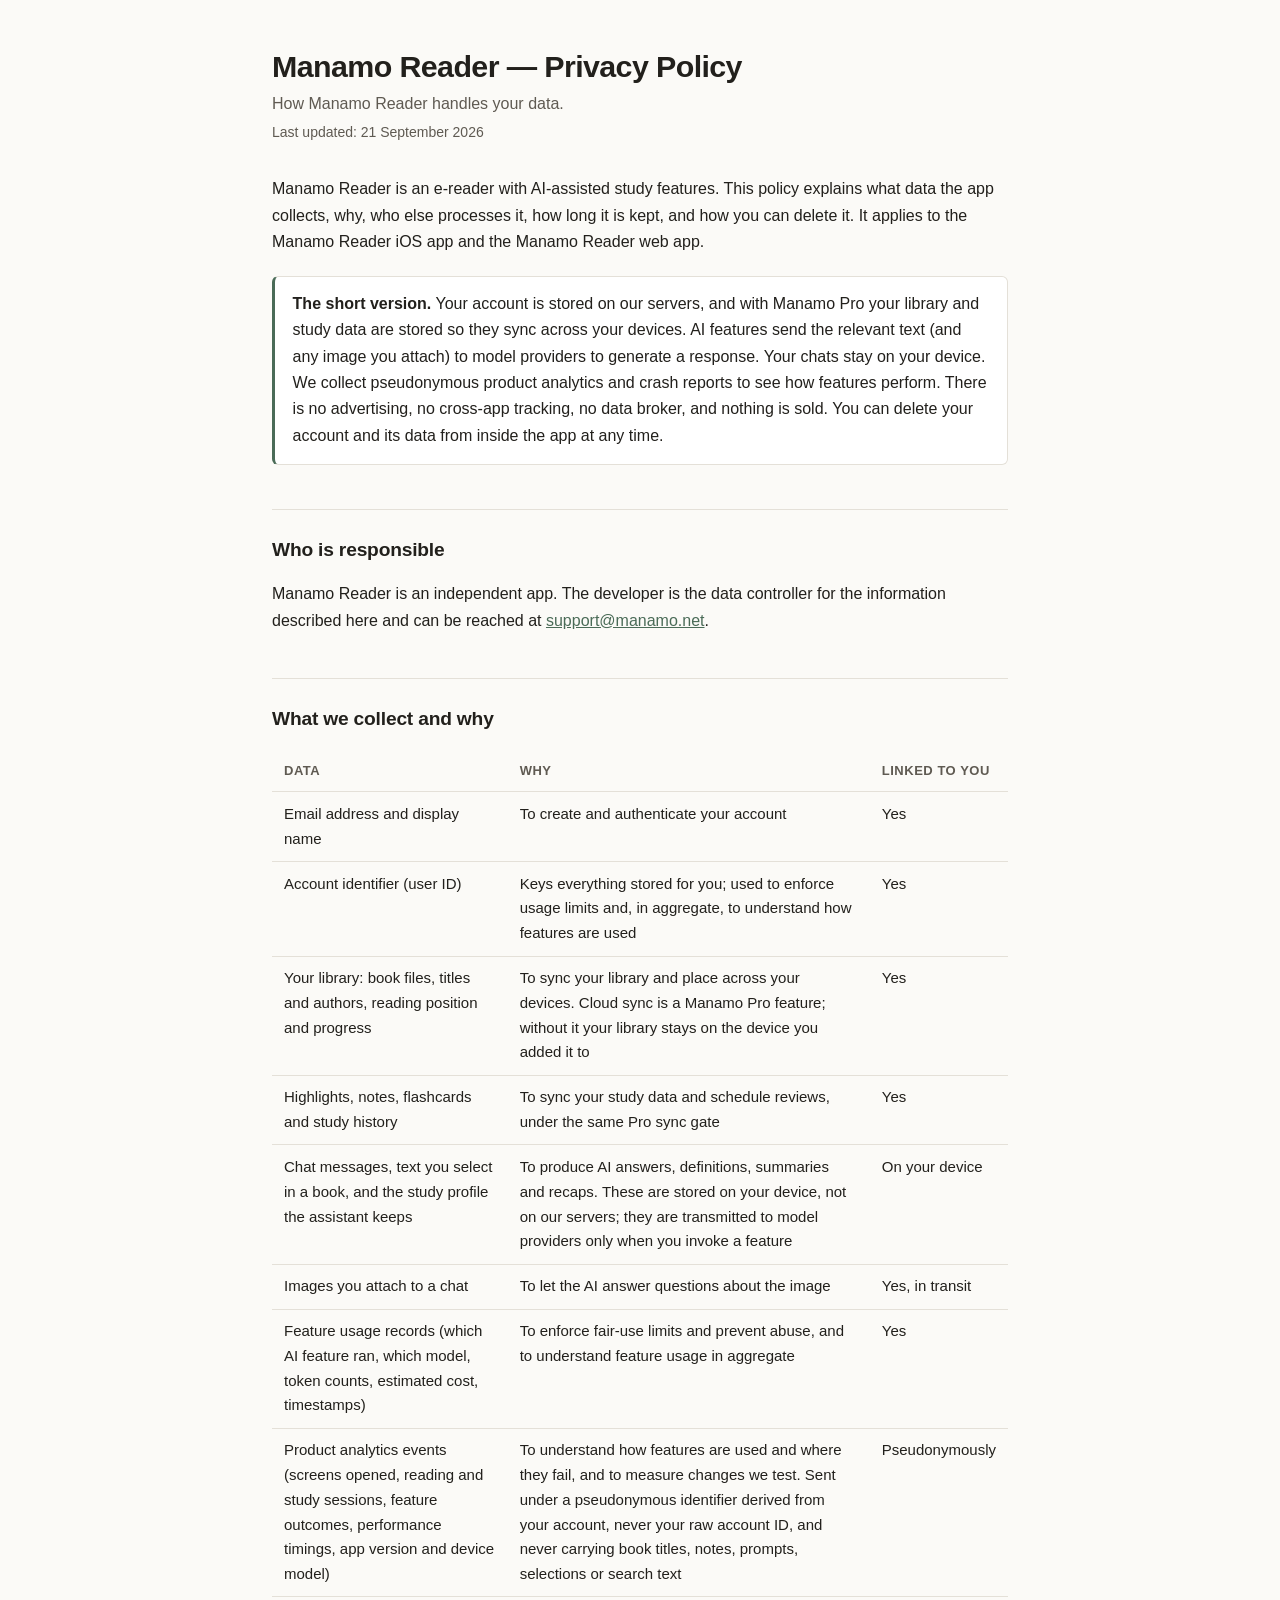
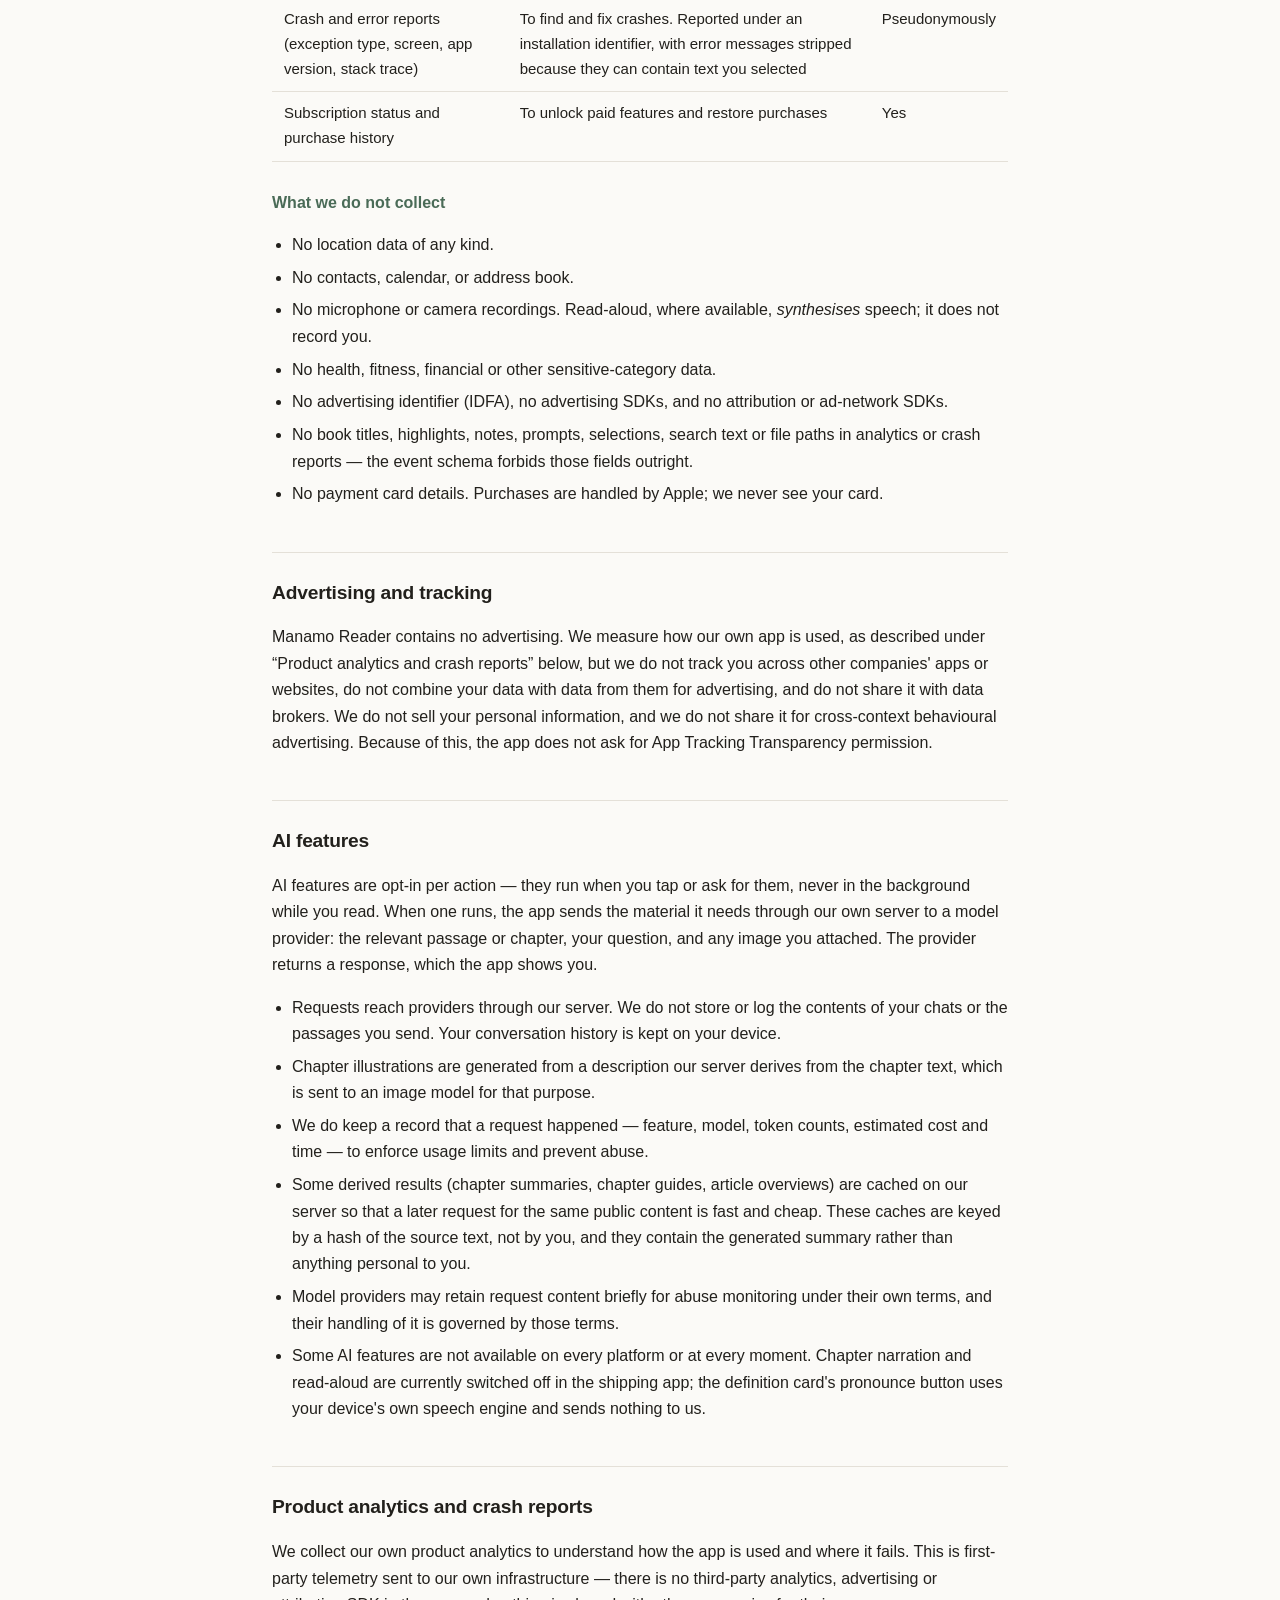
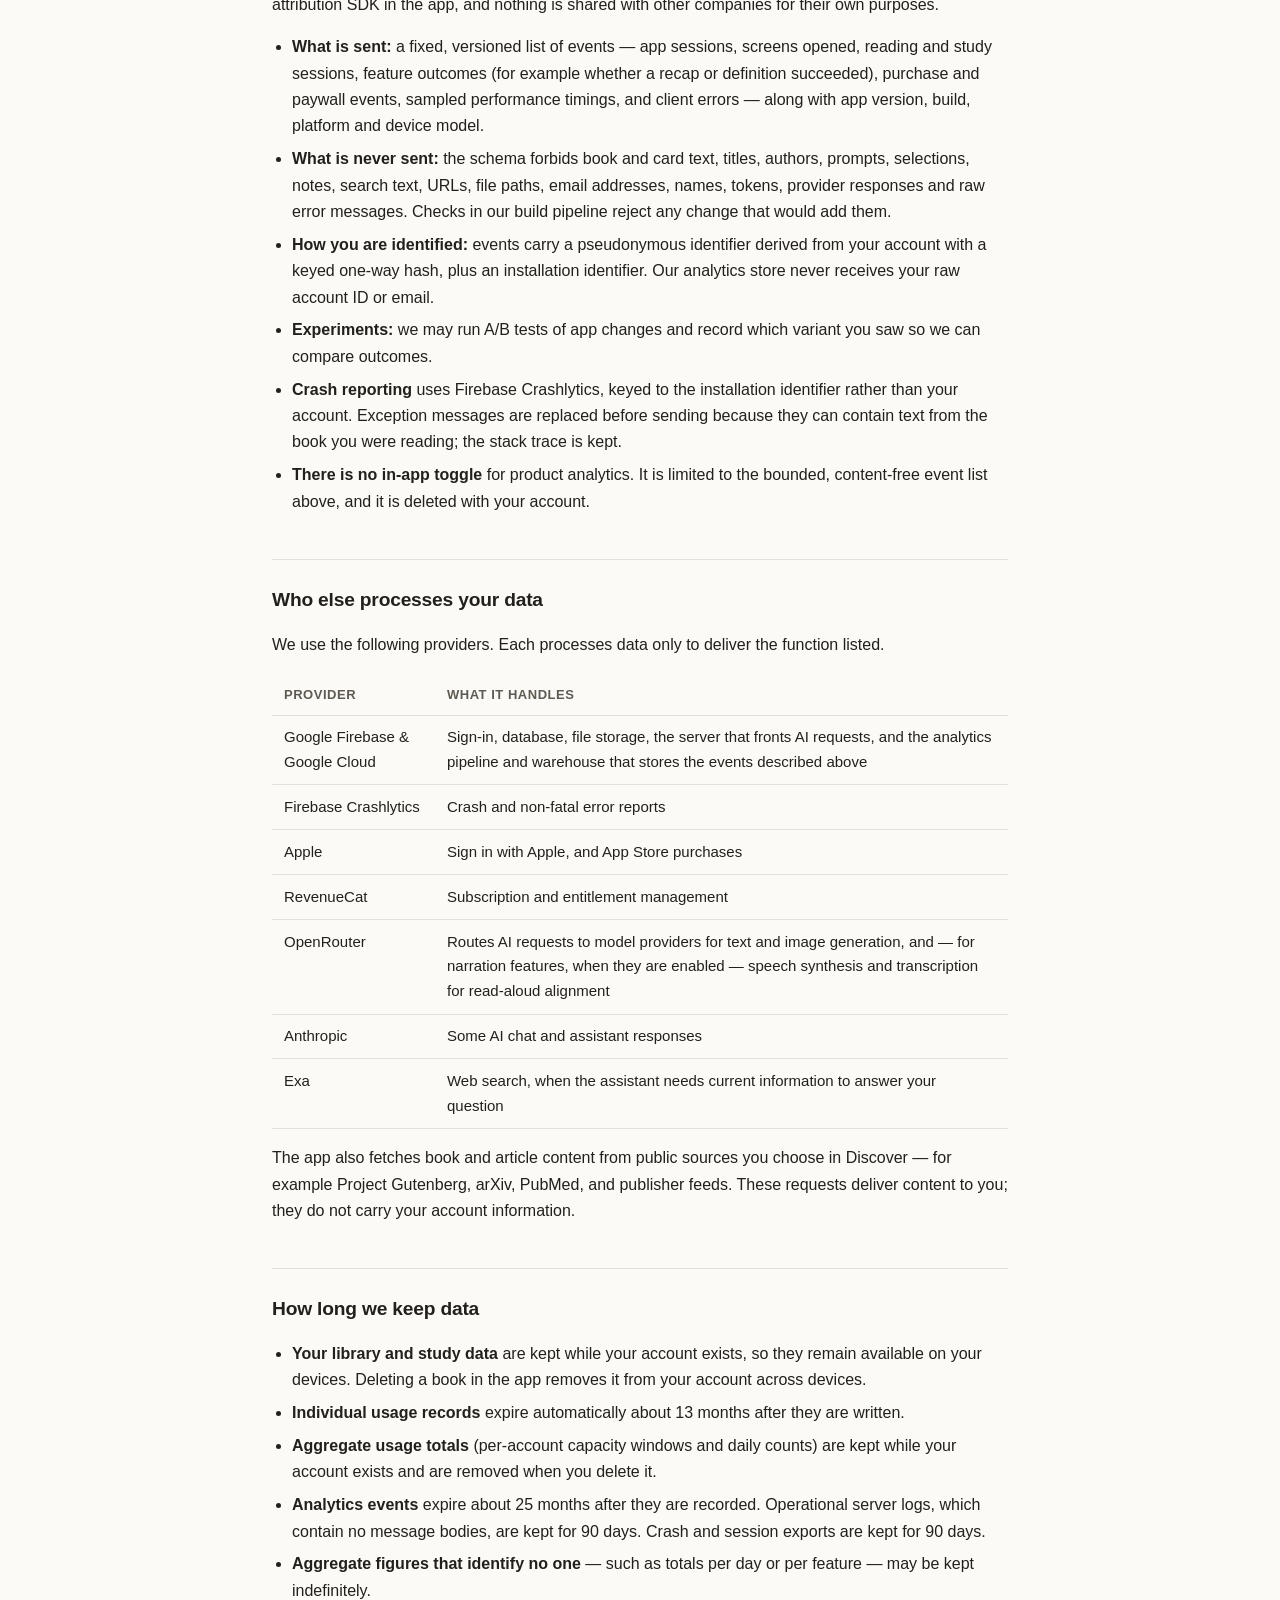
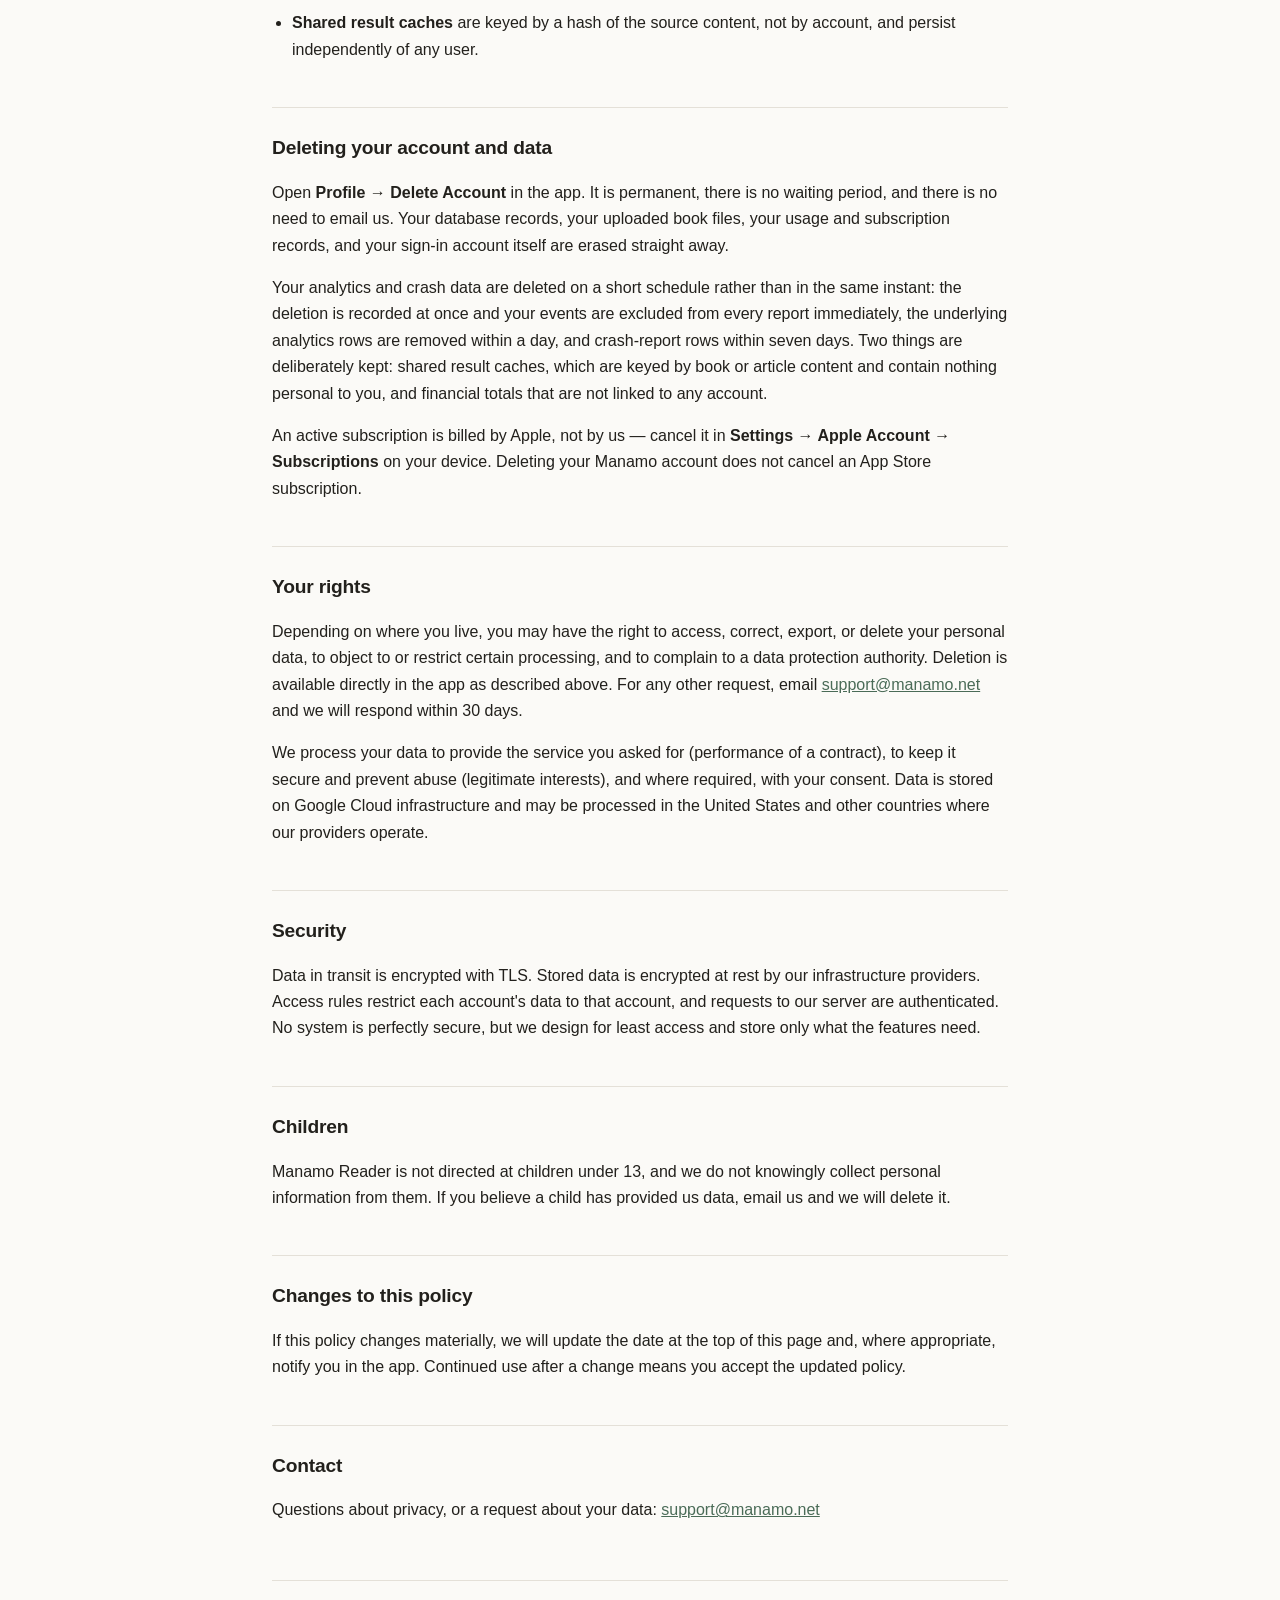
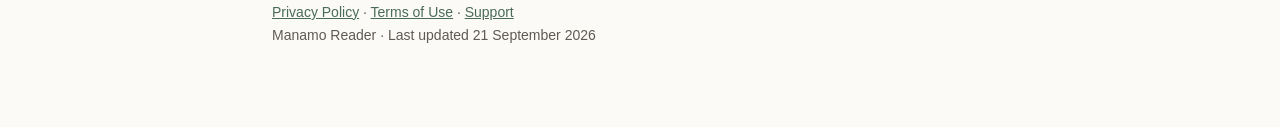
<file: index.html>
<!doctype html>
<html lang="en">
<head>
<meta charset="utf-8">
<meta name="viewport" content="width=device-width, initial-scale=1">
<title>Privacy Policy — Manamo Reader</title>
<link rel="stylesheet" href="style.css">
</head>
<body>
<main>

<h1>Manamo Reader — Privacy Policy</h1>
<p class="lede">How Manamo Reader handles your data.</p>
<p class="updated">Last updated: 21 September 2026</p>

<p>Manamo Reader is an e-reader with AI-assisted study features. This policy explains what
data the app collects, why, who else processes it, how long it is kept, and how you can
delete it. It applies to the Manamo Reader iOS app and the Manamo Reader web app.</p>

<div class="note">
<p><strong>The short version.</strong> Your account is stored on our servers, and with
Manamo&nbsp;Pro your library and study data are stored so they sync across your devices. AI
features send the relevant text (and any image you attach) to model providers to generate a
response. Your chats stay on your device. We collect pseudonymous product analytics and crash
reports to see how features perform. There is no advertising, no cross-app tracking, no data
broker, and nothing is sold. You can delete your account and its data from inside the app at
any time.</p>
</div>

<h2>Who is responsible</h2>
<p>Manamo Reader is an independent app. The developer is the data controller for the
information described here and can be reached at
<a href="mailto:support@manamo.net">support@manamo.net</a>.</p>

<h2>What we collect and why</h2>

<div class="table-wrap">
<table>
<thead>
<tr><th>Data</th><th>Why</th><th>Linked to you</th></tr>
</thead>
<tbody>
<tr>
  <td>Email address and display name</td>
  <td>To create and authenticate your account</td>
  <td>Yes</td>
</tr>
<tr>
  <td>Account identifier (user ID)</td>
  <td>Keys everything stored for you; used to enforce usage limits and, in aggregate, to understand how features are used</td>
  <td>Yes</td>
</tr>
<tr>
  <td>Your library: book files, titles and authors, reading position and progress</td>
  <td>To sync your library and place across your devices. Cloud sync is a Manamo&nbsp;Pro feature; without it your library stays on the device you added it to</td>
  <td>Yes</td>
</tr>
<tr>
  <td>Highlights, notes, flashcards and study history</td>
  <td>To sync your study data and schedule reviews, under the same Pro sync gate</td>
  <td>Yes</td>
</tr>
<tr>
  <td>Chat messages, text you select in a book, and the study profile the assistant keeps</td>
  <td>To produce AI answers, definitions, summaries and recaps. These are stored on your device, not on our servers; they are transmitted to model providers only when you invoke a feature</td>
  <td>On your device</td>
</tr>
<tr>
  <td>Images you attach to a chat</td>
  <td>To let the AI answer questions about the image</td>
  <td>Yes, in transit</td>
</tr>
<tr>
  <td>Feature usage records (which AI feature ran, which model, token counts, estimated cost, timestamps)</td>
  <td>To enforce fair-use limits and prevent abuse, and to understand feature usage in aggregate</td>
  <td>Yes</td>
</tr>
<tr>
  <td>Product analytics events (screens opened, reading and study sessions, feature outcomes, performance timings, app version and device model)</td>
  <td>To understand how features are used and where they fail, and to measure changes we test. Sent under a pseudonymous identifier derived from your account, never your raw account ID, and never carrying book titles, notes, prompts, selections or search text</td>
  <td>Pseudonymously</td>
</tr>
<tr>
  <td>Crash and error reports (exception type, screen, app version, stack trace)</td>
  <td>To find and fix crashes. Reported under an installation identifier, with error messages stripped because they can contain text you selected</td>
  <td>Pseudonymously</td>
</tr>
<tr>
  <td>Subscription status and purchase history</td>
  <td>To unlock paid features and restore purchases</td>
  <td>Yes</td>
</tr>
</tbody>
</table>
</div>

<h3>What we do not collect</h3>
<ul>
  <li>No location data of any kind.</li>
  <li>No contacts, calendar, or address book.</li>
  <li>No microphone or camera recordings. Read-aloud, where available, <em>synthesises</em> speech; it does not record you.</li>
  <li>No health, fitness, financial or other sensitive-category data.</li>
  <li>No advertising identifier (IDFA), no advertising SDKs, and no attribution or ad-network SDKs.</li>
  <li>No book titles, highlights, notes, prompts, selections, search text or file paths in
      analytics or crash reports — the event schema forbids those fields outright.</li>
  <li>No payment card details. Purchases are handled by Apple; we never see your card.</li>
</ul>

<h2>Advertising and tracking</h2>
<p>Manamo Reader contains no advertising. We measure how our own app is used, as described
under “Product analytics and crash reports” below, but we do not track you across
other companies' apps or websites, do not combine your data with data from them for
advertising, and do not share it with data brokers. We do not sell your personal information, and we do not share it for
cross-context behavioural advertising. Because of this, the app does not ask for
App Tracking Transparency permission.</p>

<h2>AI features</h2>
<p>AI features are opt-in per action — they run when you tap or ask for them, never in the
background while you read. When one runs, the app sends the material it needs through our
own server to a model provider: the relevant passage or chapter, your question, and any
image you attached. The provider returns a response, which the app shows you.</p>
<ul>
  <li>Requests reach providers through our server. We do not store or log the contents of your
      chats or the passages you send. Your conversation history is kept on your device.</li>
  <li>Chapter illustrations are generated from a description our server derives from the
      chapter text, which is sent to an image model for that purpose.</li>
  <li>We do keep a record that a request happened — feature, model, token counts, estimated
      cost and time — to enforce usage limits and prevent abuse.</li>
  <li>Some derived results (chapter summaries, chapter guides, article overviews) are cached
      on our server so that a later request for the same public content is fast and cheap.
      These caches are keyed by a hash of the source text, not by you, and they contain the
      generated summary rather than anything personal to you.</li>
  <li>Model providers may retain request content briefly for abuse monitoring under their own
      terms, and their handling of it is governed by those terms.</li>
  <li>Some AI features are not available on every platform or at every moment. Chapter
      narration and read-aloud are currently switched off in the shipping app; the definition
      card's pronounce button uses your device's own speech engine and sends nothing to us.</li>
</ul>

<h2>Product analytics and crash reports</h2>
<p>We collect our own product analytics to understand how the app is used and where it fails.
This is first-party telemetry sent to our own infrastructure — there is no third-party
analytics, advertising or attribution SDK in the app, and nothing is shared with other
companies for their own purposes.</p>
<ul>
  <li><strong>What is sent:</strong> a fixed, versioned list of events — app sessions, screens
      opened, reading and study sessions, feature outcomes (for example whether a recap or
      definition succeeded), purchase and paywall events, sampled performance timings, and
      client errors — along with app version, build, platform and device model.</li>
  <li><strong>What is never sent:</strong> the schema forbids book and card text, titles,
      authors, prompts, selections, notes, search text, URLs, file paths, email addresses,
      names, tokens, provider responses and raw error messages. Checks in our build pipeline
      reject any change that would add them.</li>
  <li><strong>How you are identified:</strong> events carry a pseudonymous identifier derived
      from your account with a keyed one-way hash, plus an installation identifier. Our
      analytics store never receives your raw account ID or email.</li>
  <li><strong>Experiments:</strong> we may run A/B tests of app changes and record which
      variant you saw so we can compare outcomes.</li>
  <li><strong>Crash reporting</strong> uses Firebase Crashlytics, keyed to the installation
      identifier rather than your account. Exception messages are replaced before sending
      because they can contain text from the book you were reading; the stack trace is kept.</li>
  <li><strong>There is no in-app toggle</strong> for product analytics. It is limited to the
      bounded, content-free event list above, and it is deleted with your account.</li>
</ul>

<h2>Who else processes your data</h2>
<p>We use the following providers. Each processes data only to deliver the function listed.</p>
<div class="table-wrap">
<table>
<thead>
<tr><th>Provider</th><th>What it handles</th></tr>
</thead>
<tbody>
<tr><td>Google Firebase &amp; Google Cloud</td><td>Sign-in, database, file storage, the server that fronts AI requests, and the analytics pipeline and warehouse that stores the events described above</td></tr>
<tr><td>Firebase Crashlytics</td><td>Crash and non-fatal error reports</td></tr>
<tr><td>Apple</td><td>Sign in with Apple, and App Store purchases</td></tr>
<tr><td>RevenueCat</td><td>Subscription and entitlement management</td></tr>
<tr><td>OpenRouter</td><td>Routes AI requests to model providers for text and image generation, and — for narration features, when they are enabled — speech synthesis and transcription for read-aloud alignment</td></tr>
<tr><td>Anthropic</td><td>Some AI chat and assistant responses</td></tr>
<tr><td>Exa</td><td>Web search, when the assistant needs current information to answer your question</td></tr>
</tbody>
</table>
</div>
<p>The app also fetches book and article content from public sources you choose in Discover —
for example Project Gutenberg, arXiv, PubMed, and publisher feeds. These requests deliver
content to you; they do not carry your account information.</p>

<h2>How long we keep data</h2>
<ul>
  <li><strong>Your library and study data</strong> are kept while your account exists, so they
      remain available on your devices. Deleting a book in the app removes it from your
      account across devices.</li>
  <li><strong>Individual usage records</strong> expire automatically about 13 months after they
      are written.</li>
  <li><strong>Aggregate usage totals</strong> (per-account capacity windows and daily counts)
      are kept while your account exists and are removed when you delete it.</li>
  <li><strong>Analytics events</strong> expire about 25 months after they are recorded.
      Operational server logs, which contain no message bodies, are kept for 90 days. Crash and
      session exports are kept for 90 days.</li>
  <li><strong>Aggregate figures that identify no one</strong> — such as totals per day or per
      feature — may be kept indefinitely.</li>
  <li><strong>Shared result caches</strong> are keyed by a hash of the source content, not by
      account, and persist independently of any user.</li>
</ul>

<h2>Deleting your account and data</h2>
<p>Open <strong>Profile → Delete Account</strong> in the app. It is permanent, there is no
waiting period, and there is no need to email us. Your database records, your uploaded book
files, your usage and subscription records, and your sign-in account itself are erased
straight away.</p>
<p>Your analytics and crash data are deleted on a short schedule rather than in the same
instant: the deletion is recorded at once and your events are excluded from every report
immediately, the underlying analytics rows are removed within a day, and crash-report rows
within seven days. Two things are deliberately kept: shared result caches, which are keyed by
book or article content and contain nothing personal to you, and financial totals that are
not linked to any account.</p>
<p>An active subscription is billed by Apple, not by us — cancel it in
<strong>Settings → Apple Account → Subscriptions</strong> on your device. Deleting your Manamo
account does not cancel an App Store subscription.</p>

<h2>Your rights</h2>
<p>Depending on where you live, you may have the right to access, correct, export, or delete
your personal data, to object to or restrict certain processing, and to complain to a data
protection authority. Deletion is available directly in the app as described above. For any
other request, email <a href="mailto:support@manamo.net">support@manamo.net</a> and we will
respond within 30 days.</p>
<p>We process your data to provide the service you asked for (performance of a contract), to
keep it secure and prevent abuse (legitimate interests), and where required, with your
consent. Data is stored on Google Cloud infrastructure and may be processed in the United
States and other countries where our providers operate.</p>

<h2>Security</h2>
<p>Data in transit is encrypted with TLS. Stored data is encrypted at rest by our
infrastructure providers. Access rules restrict each account's data to that account, and
requests to our server are authenticated. No system is perfectly secure, but we design for
least access and store only what the features need.</p>

<h2>Children</h2>
<p>Manamo Reader is not directed at children under 13, and we do not knowingly collect
personal information from them. If you believe a child has provided us data, email us and we
will delete it.</p>

<h2>Changes to this policy</h2>
<p>If this policy changes materially, we will update the date at the top of this page and, where
appropriate, notify you in the app. Continued use after a change means you accept the updated
policy.</p>

<h2>Contact</h2>
<p>Questions about privacy, or a request about your data:
<a href="mailto:support@manamo.net">support@manamo.net</a></p>

<footer><a href="index.html">Privacy Policy</a> · <a href="terms.html">Terms of Use</a> · <a href="support.html">Support</a><br>Manamo Reader · Last updated 21 September 2026</footer>

</main>
</body>
</html>
</file>
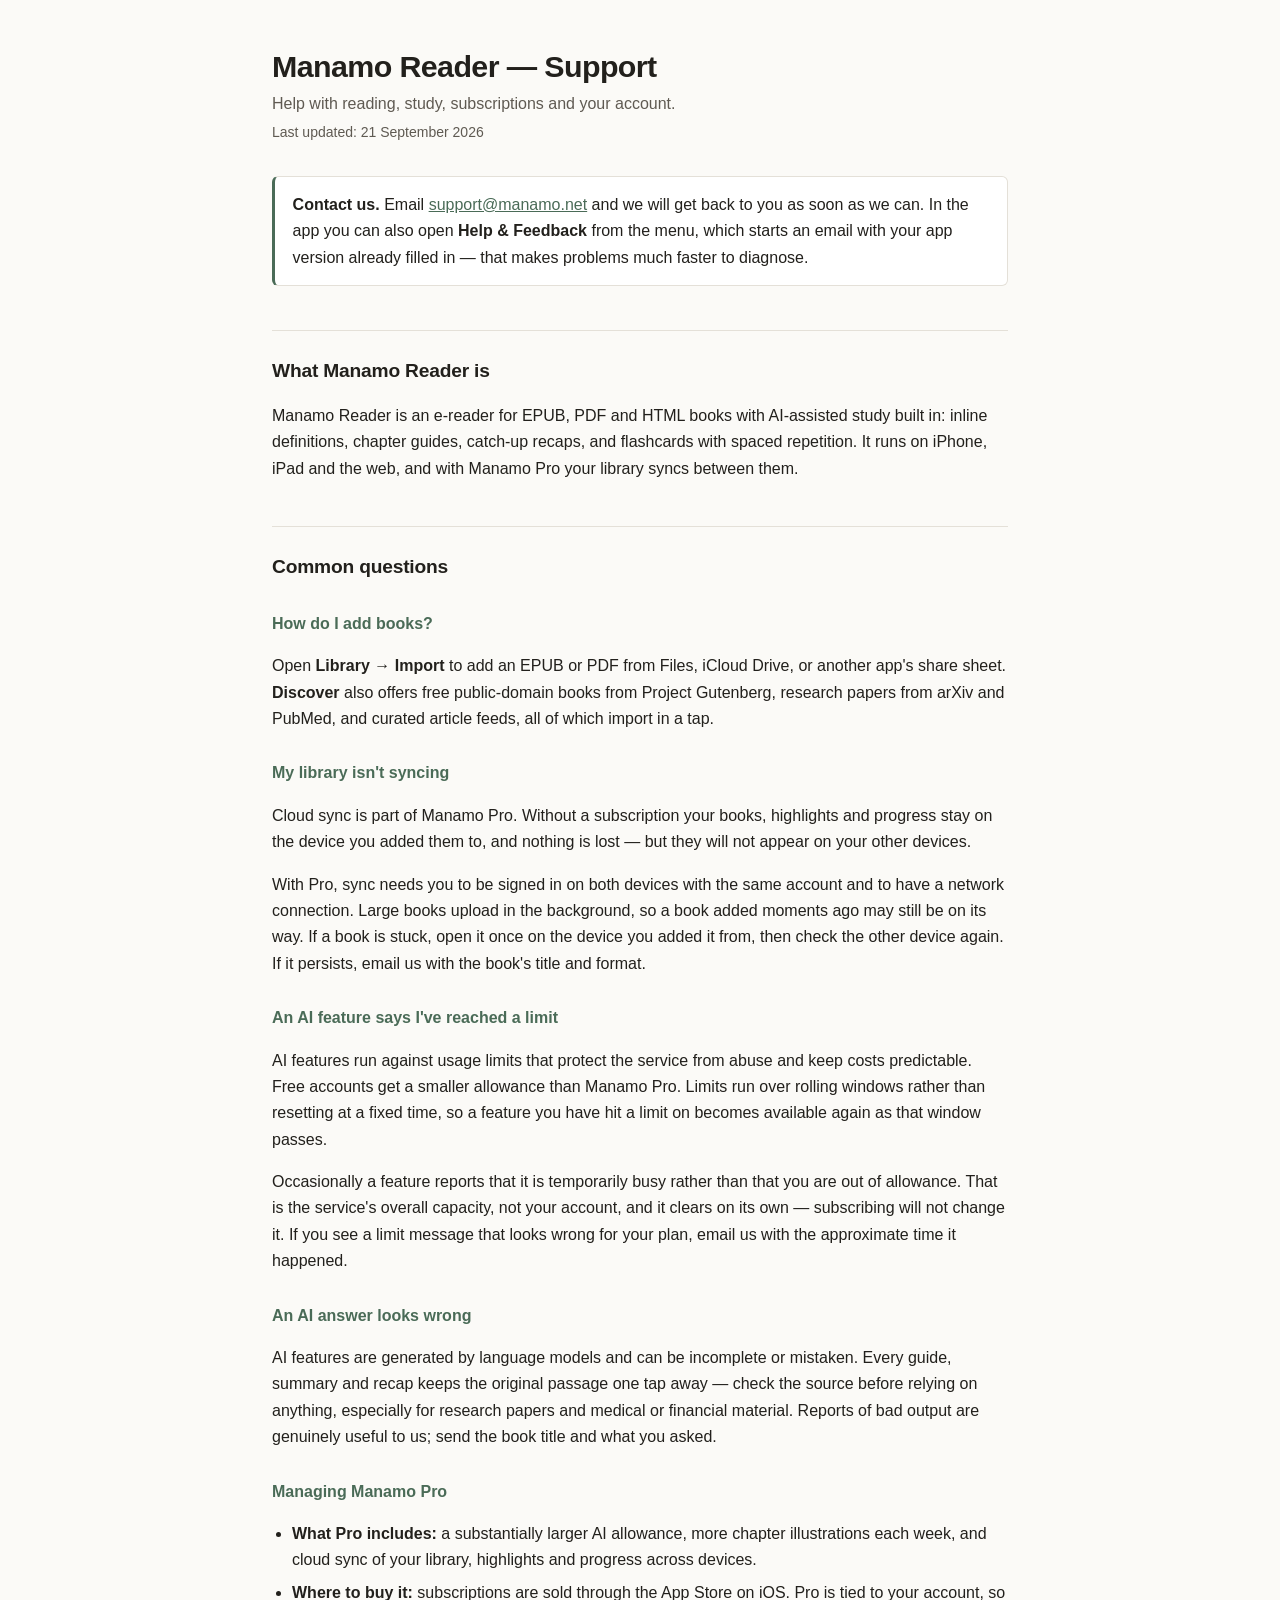
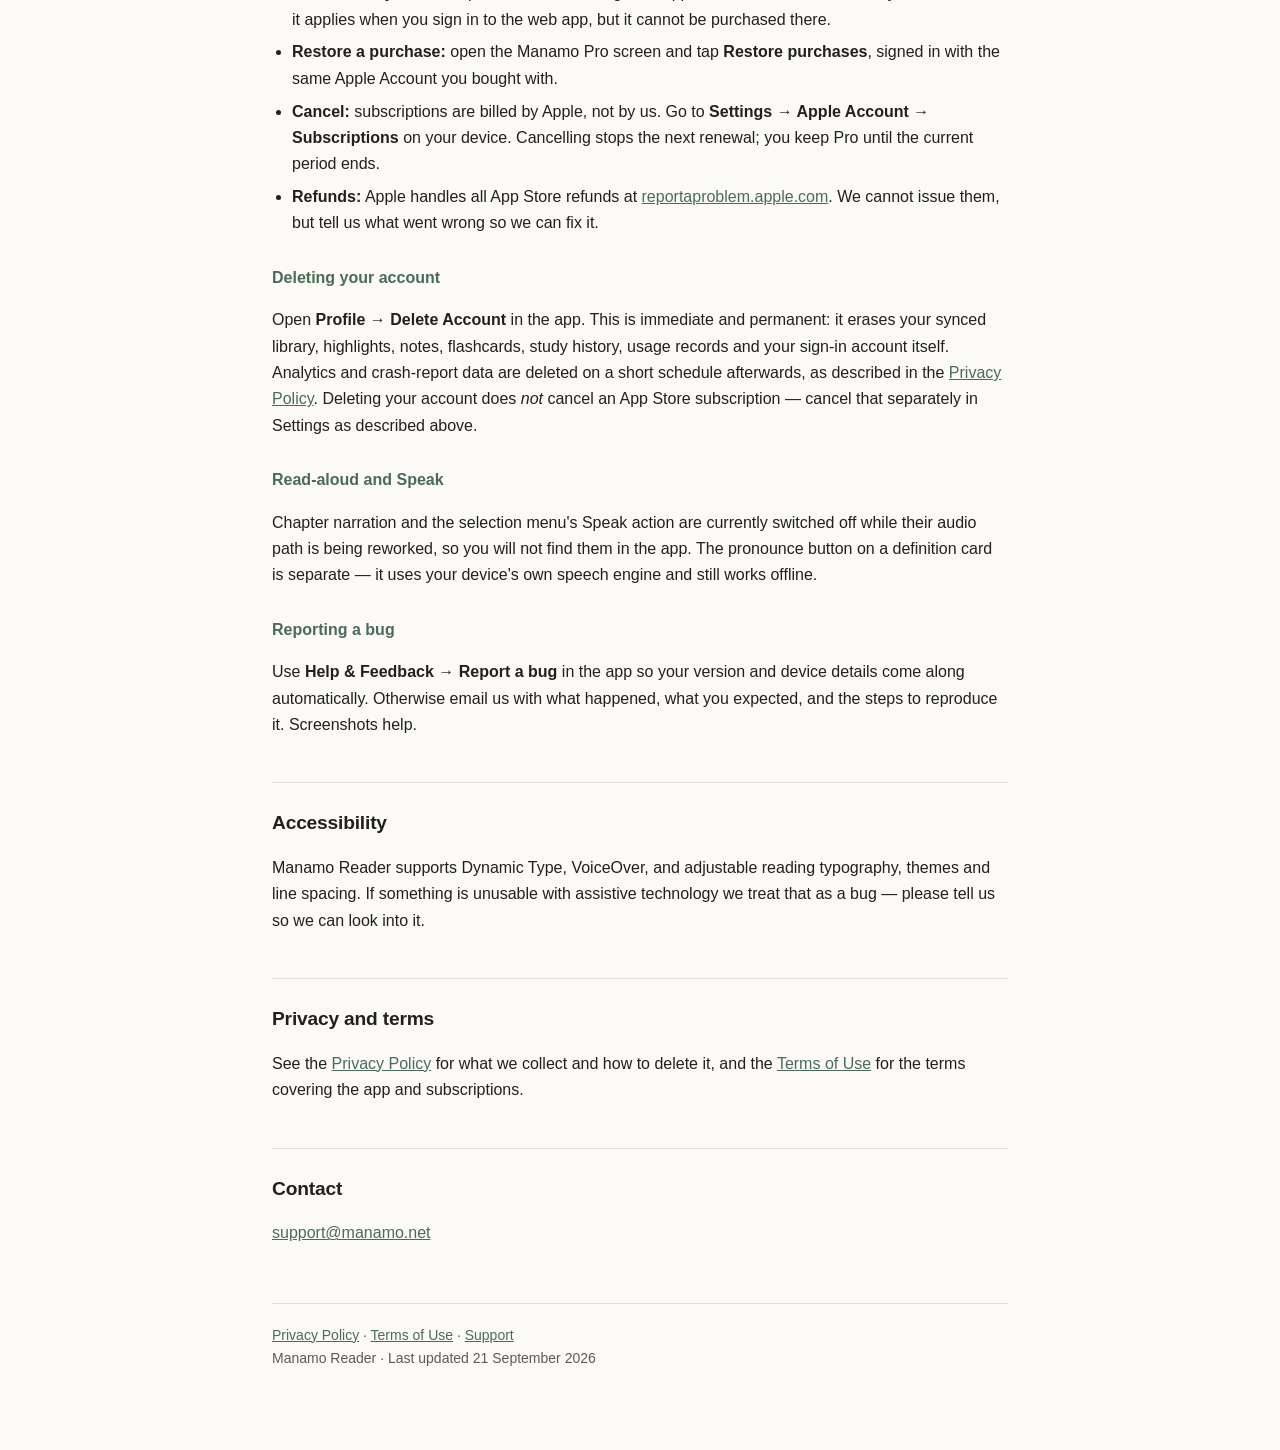
<file: support.html>
<!doctype html>
<html lang="en">
<head>
<meta charset="utf-8">
<meta name="viewport" content="width=device-width, initial-scale=1">
<title>Support — Manamo Reader</title>
<link rel="stylesheet" href="style.css">
</head>
<body>
<main>

<h1>Manamo Reader — Support</h1>
<p class="lede">Help with reading, study, subscriptions and your account.</p>
<p class="updated">Last updated: 21 September 2026</p>

<div class="note">
<p><strong>Contact us.</strong> Email
<a href="mailto:support@manamo.net">support@manamo.net</a> and we will get back to you as
soon as we can. In the app you can also open <strong>Help &amp; Feedback</strong> from the menu,
which starts an email with your app version already filled in — that makes problems much faster to
diagnose.</p>
</div>

<h2>What Manamo Reader is</h2>
<p>Manamo Reader is an e-reader for EPUB, PDF and HTML books with AI-assisted study built in:
inline definitions, chapter guides, catch-up recaps, and flashcards with spaced repetition. It runs
on iPhone, iPad and the web, and with Manamo&nbsp;Pro your library syncs between them.</p>

<h2>Common questions</h2>

<h3>How do I add books?</h3>
<p>Open <strong>Library → Import</strong> to add an EPUB or PDF from Files, iCloud Drive, or
another app's share sheet. <strong>Discover</strong> also offers free public-domain books from
Project Gutenberg, research papers from arXiv and PubMed, and curated article feeds, all of
which import in a tap.</p>

<h3>My library isn't syncing</h3>
<p>Cloud sync is part of Manamo&nbsp;Pro. Without a subscription your books, highlights and
progress stay on the device you added them to, and nothing is lost — but they will not appear on
your other devices.</p>
<p>With Pro, sync needs you to be signed in on both devices with the same account and to have a
network connection. Large books upload in the background, so a book added moments ago may still be
on its way. If a book is stuck, open it once on the device you added it from, then check the other
device again. If it persists, email us with the book's title and format.</p>

<h3>An AI feature says I've reached a limit</h3>
<p>AI features run against usage limits that protect the service from abuse and keep costs
predictable. Free accounts get a smaller allowance than Manamo&nbsp;Pro. Limits run over rolling
windows rather than resetting at a fixed time, so a feature you have hit a limit on becomes
available again as that window passes.</p>
<p>Occasionally a feature reports that it is temporarily busy rather than that you are out of
allowance. That is the service's overall capacity, not your account, and it clears on its own —
subscribing will not change it. If you see a limit message that looks wrong for your plan, email us
with the approximate time it happened.</p>

<h3>An AI answer looks wrong</h3>
<p>AI features are generated by language models and can be incomplete or mistaken. Every guide,
summary and recap keeps the original passage one tap away — check the source before relying on
anything, especially for research papers and medical or financial material. Reports of bad output
are genuinely useful to us; send the book title and what you asked.</p>

<h3>Managing Manamo Pro</h3>
<ul>
  <li><strong>What Pro includes:</strong> a substantially larger AI allowance, more chapter
      illustrations each week, and cloud sync of your library, highlights and progress across
      devices.</li>
  <li><strong>Where to buy it:</strong> subscriptions are sold through the App Store on iOS. Pro is
      tied to your account, so it applies when you sign in to the web app, but it cannot be
      purchased there.</li>
  <li><strong>Restore a purchase:</strong> open the Manamo&nbsp;Pro screen and tap
      <strong>Restore purchases</strong>, signed in with the same Apple Account you bought with.</li>
  <li><strong>Cancel:</strong> subscriptions are billed by Apple, not by us. Go to
      <strong>Settings → Apple Account → Subscriptions</strong> on your device. Cancelling stops
      the next renewal; you keep Pro until the current period ends.</li>
  <li><strong>Refunds:</strong> Apple handles all App Store refunds at
      <a href="https://reportaproblem.apple.com">reportaproblem.apple.com</a>. We cannot issue
      them, but tell us what went wrong so we can fix it.</li>
</ul>

<h3>Deleting your account</h3>
<p>Open <strong>Profile → Delete Account</strong> in the app. This is immediate and permanent: it
erases your synced library, highlights, notes, flashcards, study history, usage records and your
sign-in account itself. Analytics and crash-report data are deleted on a short schedule afterwards,
as described in the <a href="index.html">Privacy Policy</a>. Deleting your account does <em>not</em>
cancel an App Store subscription — cancel that separately in Settings as described above.</p>

<h3>Read-aloud and Speak</h3>
<p>Chapter narration and the selection menu's Speak action are currently switched off while their
audio path is being reworked, so you will not find them in the app. The pronounce button on a
definition card is separate — it uses your device's own speech engine and still works offline.</p>

<h3>Reporting a bug</h3>
<p>Use <strong>Help &amp; Feedback → Report a bug</strong> in the app so your version and device
details come along automatically. Otherwise email us with what happened, what you expected, and the
steps to reproduce it. Screenshots help.</p>

<h2>Accessibility</h2>
<p>Manamo Reader supports Dynamic Type, VoiceOver, and adjustable reading typography, themes and
line spacing. If something is unusable with assistive technology we treat that as a bug — please
tell us so we can look into it.</p>

<h2>Privacy and terms</h2>
<p>See the <a href="index.html">Privacy Policy</a> for what we collect and how to delete it, and the
<a href="terms.html">Terms of Use</a> for the terms covering the app and subscriptions.</p>

<h2>Contact</h2>
<p><a href="mailto:support@manamo.net">support@manamo.net</a></p>

<footer><a href="index.html">Privacy Policy</a> · <a href="terms.html">Terms of Use</a> · <a href="support.html">Support</a><br>Manamo Reader · Last updated 21 September 2026</footer>

</main>
</body>
</html>
</file>
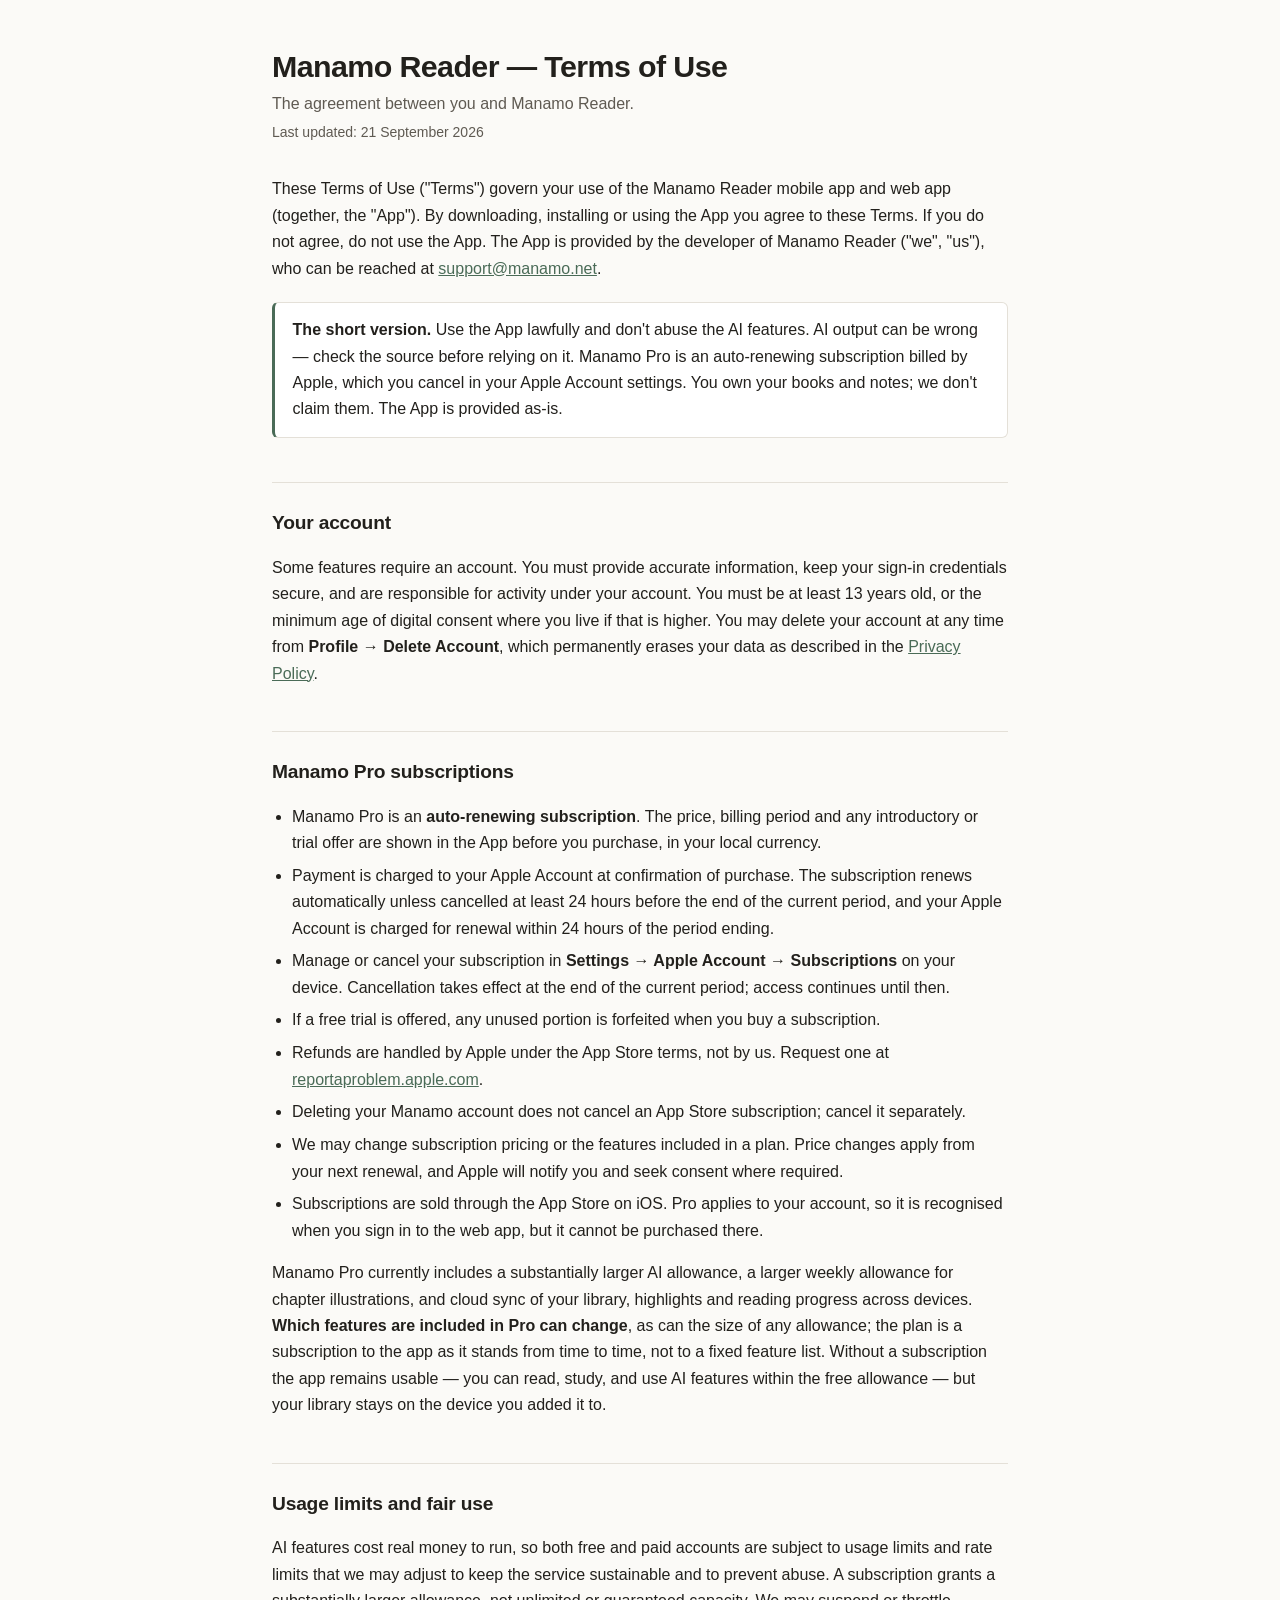
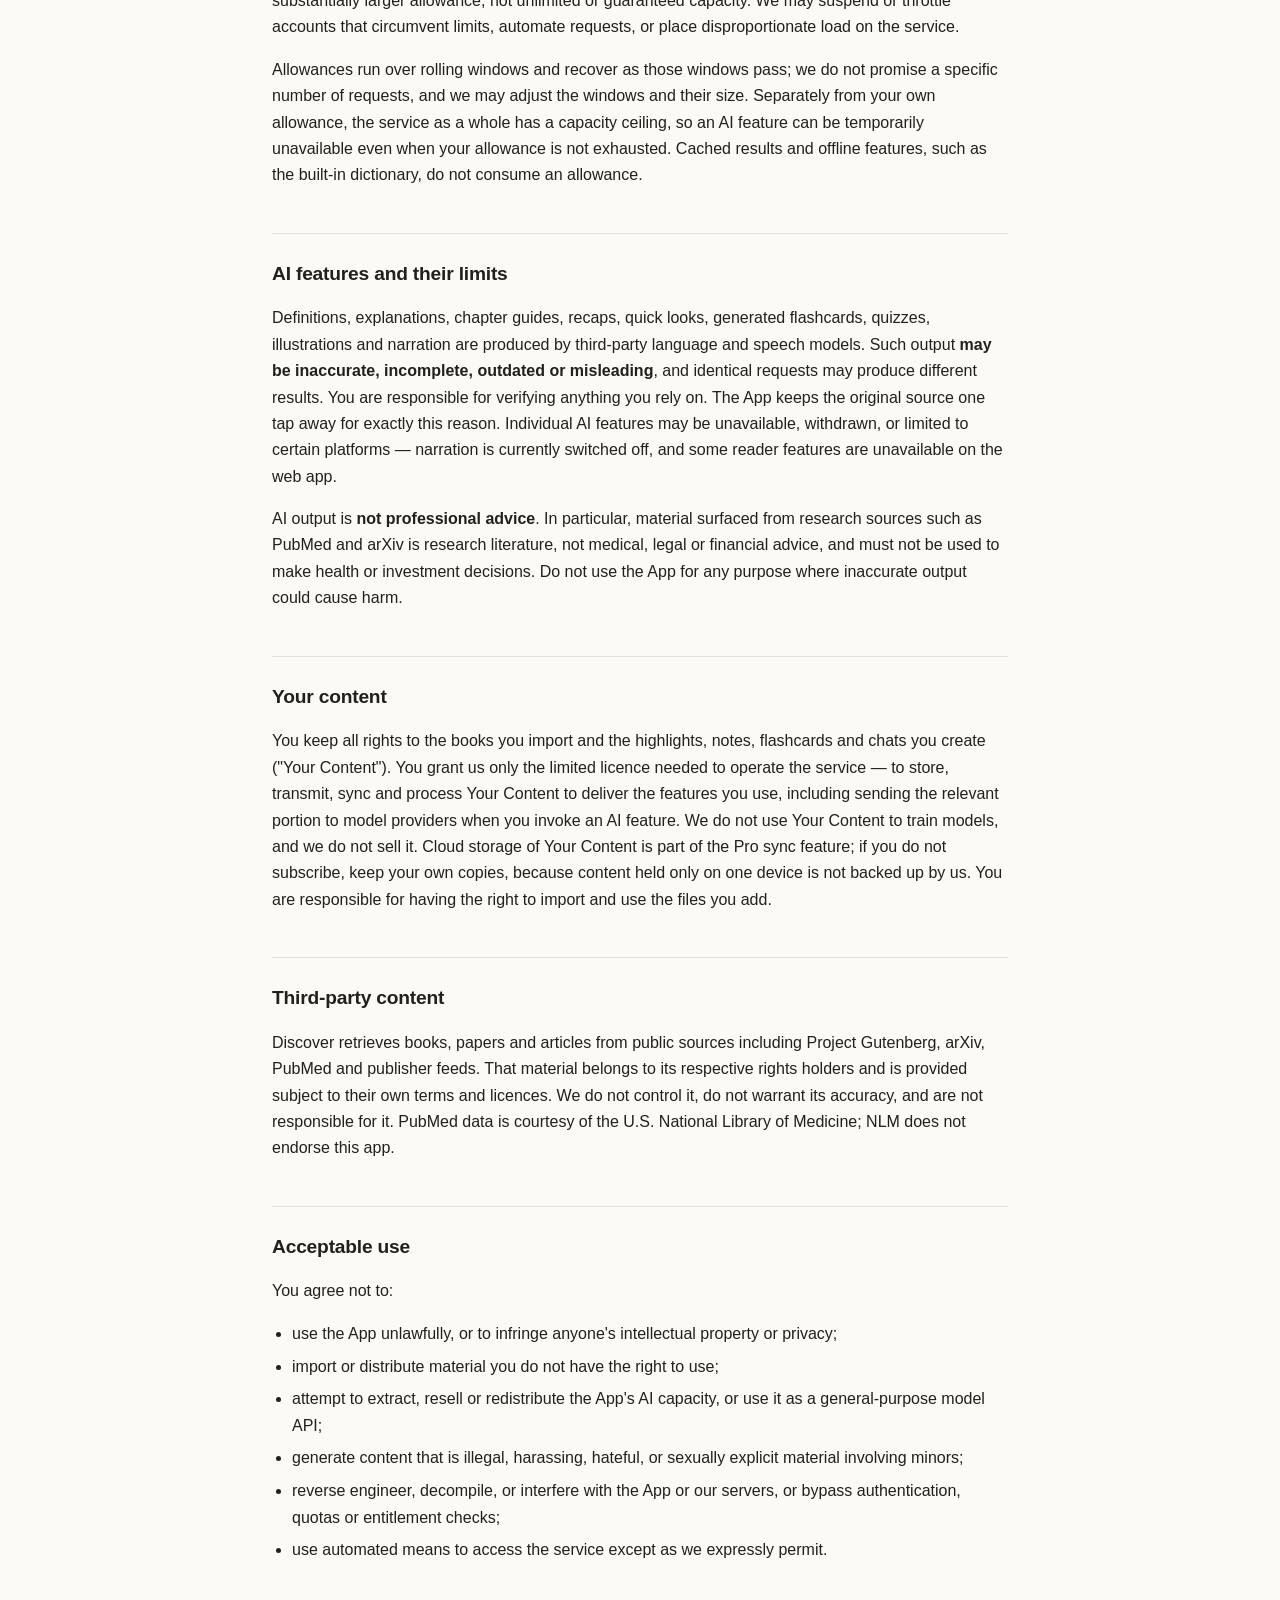
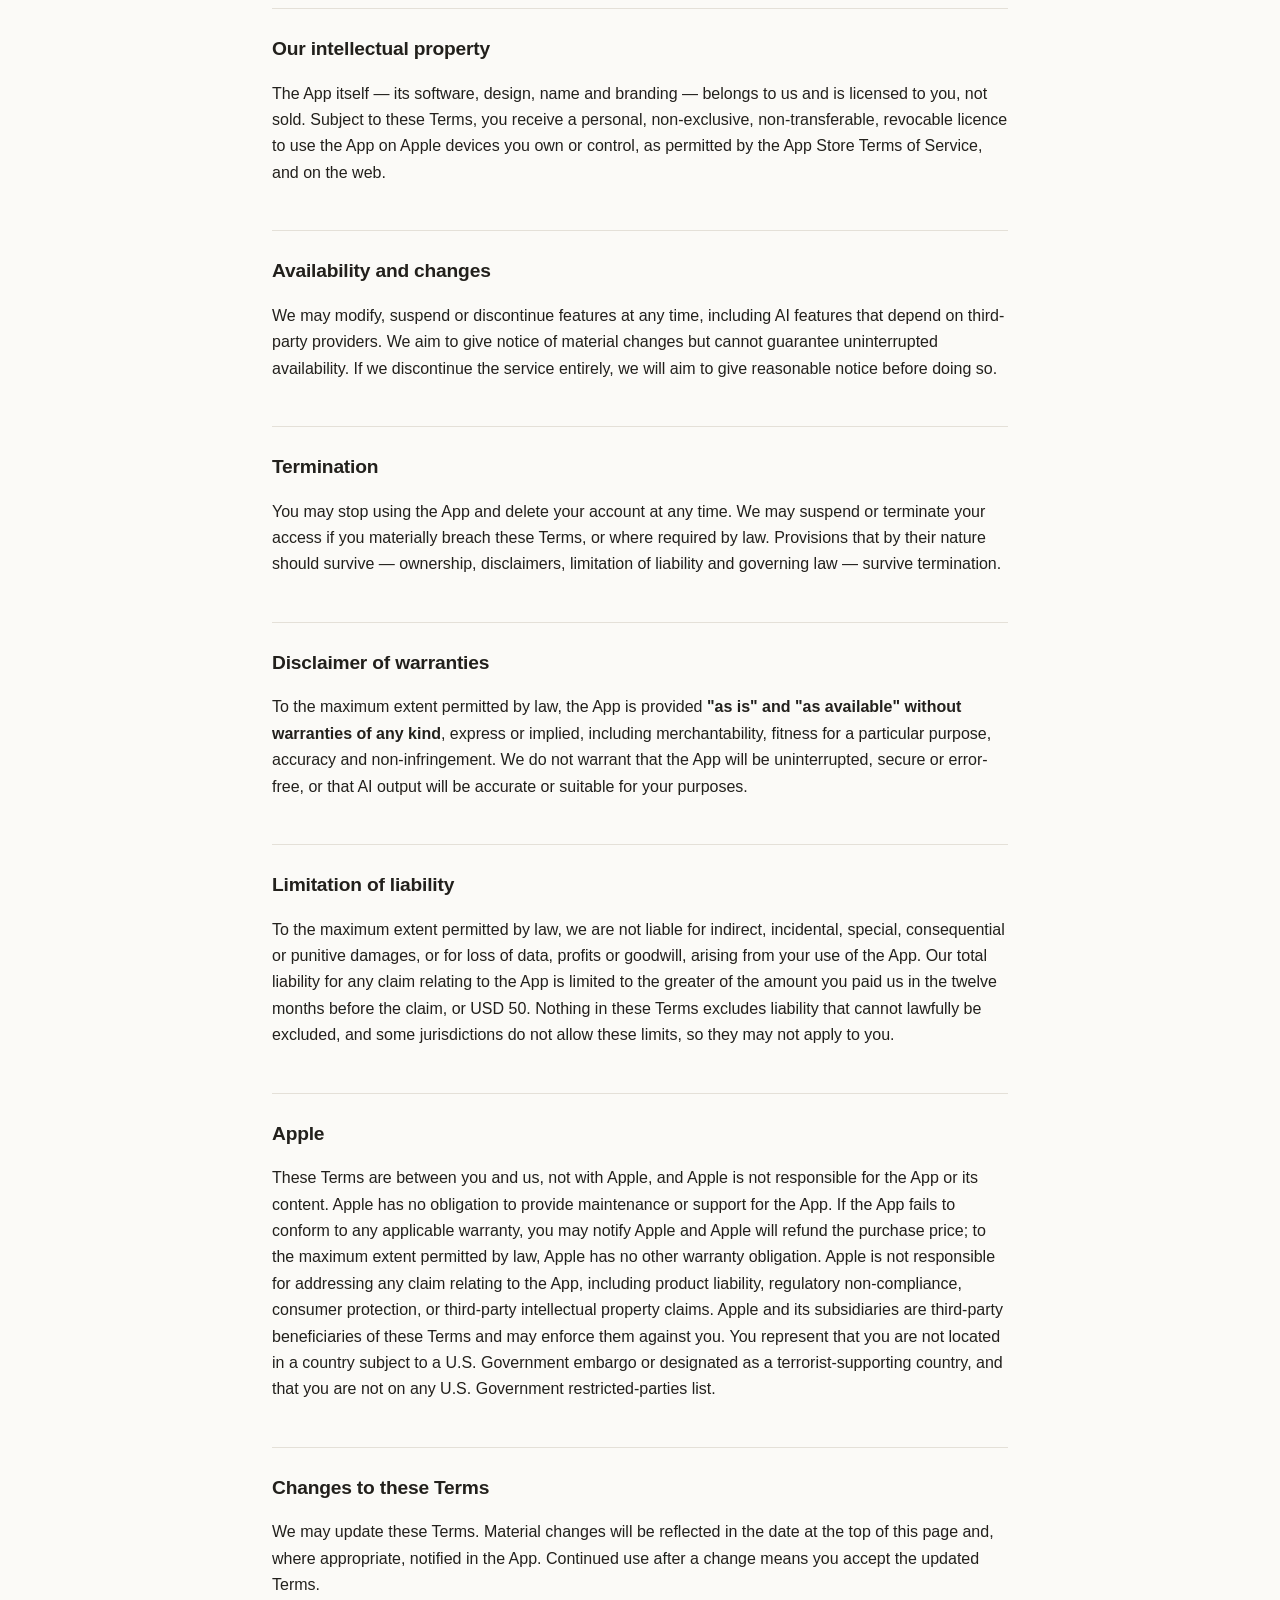
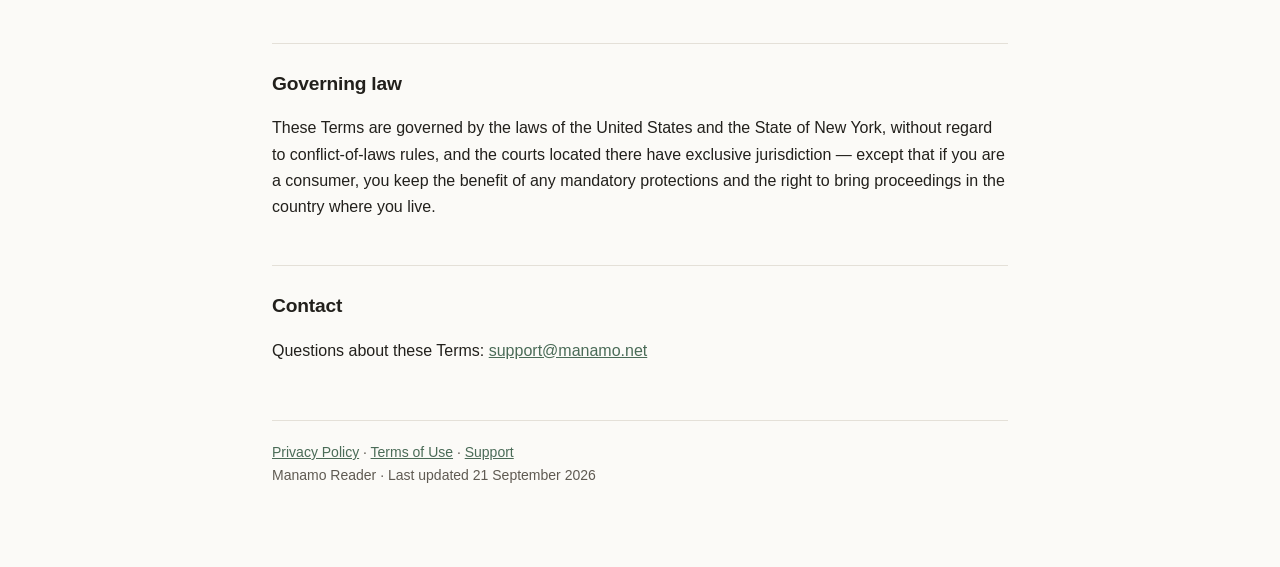
<file: terms.html>
<!doctype html>
<html lang="en">
<head>
<meta charset="utf-8">
<meta name="viewport" content="width=device-width, initial-scale=1">
<title>Terms of Use — Manamo Reader</title>
<link rel="stylesheet" href="style.css">
</head>
<body>
<main>

<h1>Manamo Reader — Terms of Use</h1>
<p class="lede">The agreement between you and Manamo Reader.</p>
<p class="updated">Last updated: 21 September 2026</p>

<p>These Terms of Use ("Terms") govern your use of the Manamo Reader mobile app and web app
(together, the "App"). By downloading, installing or using the App you agree to these Terms. If you
do not agree, do not use the App. The App is provided by the developer of Manamo Reader ("we",
"us"), who can be reached at <a href="mailto:support@manamo.net">support@manamo.net</a>.</p>

<div class="note">
<p><strong>The short version.</strong> Use the App lawfully and don't abuse the AI features. AI
output can be wrong — check the source before relying on it. Manamo&nbsp;Pro is an auto-renewing
subscription billed by Apple, which you cancel in your Apple Account settings. You own your books
and notes; we don't claim them. The App is provided as-is.</p>
</div>

<h2>Your account</h2>
<p>Some features require an account. You must provide accurate information, keep your sign-in
credentials secure, and are responsible for activity under your account. You must be at least 13
years old, or the minimum age of digital consent where you live if that is higher. You may delete
your account at any time from <strong>Profile → Delete Account</strong>, which permanently erases
your data as described in the <a href="index.html">Privacy Policy</a>.</p>

<h2>Manamo Pro subscriptions</h2>
<ul>
  <li>Manamo&nbsp;Pro is an <strong>auto-renewing subscription</strong>. The price, billing period
      and any introductory or trial offer are shown in the App before you purchase, in your local
      currency.</li>
  <li>Payment is charged to your Apple Account at confirmation of purchase. The subscription renews
      automatically unless cancelled at least 24 hours before the end of the current period, and
      your Apple Account is charged for renewal within 24 hours of the period ending.</li>
  <li>Manage or cancel your subscription in <strong>Settings → Apple Account → Subscriptions</strong>
      on your device. Cancellation takes effect at the end of the current period; access continues
      until then.</li>
  <li>If a free trial is offered, any unused portion is forfeited when you buy a subscription.</li>
  <li>Refunds are handled by Apple under the App Store terms, not by us. Request one at
      <a href="https://reportaproblem.apple.com">reportaproblem.apple.com</a>.</li>
  <li>Deleting your Manamo account does not cancel an App Store subscription; cancel it separately.</li>
  <li>We may change subscription pricing or the features included in a plan. Price changes apply
      from your next renewal, and Apple will notify you and seek consent where required.</li>
  <li>Subscriptions are sold through the App Store on iOS. Pro applies to your account, so it is
      recognised when you sign in to the web app, but it cannot be purchased there.</li>
</ul>
<p>Manamo&nbsp;Pro currently includes a substantially larger AI allowance, a larger weekly
allowance for chapter illustrations, and cloud sync of your library, highlights and reading
progress across devices. <strong>Which features are included in Pro can change</strong>, as can the
size of any allowance; the plan is a subscription to the app as it stands from time to time, not
to a fixed feature list. Without a subscription the app remains usable — you can read, study, and
use AI features within the free allowance — but your library stays on the device you added it to.</p>

<h2>Usage limits and fair use</h2>
<p>AI features cost real money to run, so both free and paid accounts are subject to usage limits
and rate limits that we may adjust to keep the service sustainable and to prevent abuse. A
subscription grants a substantially larger allowance, not unlimited or guaranteed capacity. We may
suspend or throttle accounts that circumvent limits, automate requests, or place disproportionate
load on the service.</p>
<p>Allowances run over rolling windows and recover as those windows pass; we do not promise a
specific number of requests, and we may adjust the windows and their size. Separately from your own
allowance, the service as a whole has a capacity ceiling, so an AI feature can be temporarily
unavailable even when your allowance is not exhausted. Cached results and offline features, such as
the built-in dictionary, do not consume an allowance.</p>

<h2>AI features and their limits</h2>
<p>Definitions, explanations, chapter guides, recaps, quick looks, generated flashcards, quizzes,
illustrations and narration are produced by third-party language and speech models. Such output
<strong>may be inaccurate, incomplete, outdated or misleading</strong>, and identical requests may
produce different results. You are responsible for verifying anything you rely on. The App keeps the
original source one tap away for exactly this reason. Individual AI features may be unavailable,
withdrawn, or limited to certain platforms — narration is currently switched off, and some reader
features are unavailable on the web app.</p>
<p>AI output is <strong>not professional advice</strong>. In particular, material surfaced from
research sources such as PubMed and arXiv is research literature, not medical, legal or financial
advice, and must not be used to make health or investment decisions. Do not use the App for any
purpose where inaccurate output could cause harm.</p>

<h2>Your content</h2>
<p>You keep all rights to the books you import and the highlights, notes, flashcards and chats you
create ("Your Content"). You grant us only the limited licence needed to operate the service — to
store, transmit, sync and process Your Content to deliver the features you use, including sending
the relevant portion to model providers when you invoke an AI feature. We do not use Your Content to
train models, and we do not sell it. Cloud storage of Your Content is part of the Pro sync feature;
if you do not subscribe, keep your own copies, because content held only on one device is not backed
up by us. You are responsible for having the right to import and use the
files you add.</p>

<h2>Third-party content</h2>
<p>Discover retrieves books, papers and articles from public sources including Project Gutenberg,
arXiv, PubMed and publisher feeds. That material belongs to its respective rights holders and is
provided subject to their own terms and licences. We do not control it, do not warrant its accuracy,
and are not responsible for it. PubMed data is courtesy of the U.S. National Library of Medicine;
NLM does not endorse this app.</p>

<h2>Acceptable use</h2>
<p>You agree not to:</p>
<ul>
  <li>use the App unlawfully, or to infringe anyone's intellectual property or privacy;</li>
  <li>import or distribute material you do not have the right to use;</li>
  <li>attempt to extract, resell or redistribute the App's AI capacity, or use it as a general-purpose
      model API;</li>
  <li>generate content that is illegal, harassing, hateful, or sexually explicit material involving
      minors;</li>
  <li>reverse engineer, decompile, or interfere with the App or our servers, or bypass authentication,
      quotas or entitlement checks;</li>
  <li>use automated means to access the service except as we expressly permit.</li>
</ul>

<h2>Our intellectual property</h2>
<p>The App itself — its software, design, name and branding — belongs to us and is licensed to you,
not sold. Subject to these Terms, you receive a personal, non-exclusive, non-transferable, revocable
licence to use the App on Apple devices you own or control, as permitted by the App Store Terms of
Service, and on the web.</p>

<h2>Availability and changes</h2>
<p>We may modify, suspend or discontinue features at any time, including AI features that depend on
third-party providers. We aim to give notice of material changes but cannot guarantee uninterrupted
availability. If we discontinue the service entirely, we will aim to give reasonable notice before doing so.</p>

<h2>Termination</h2>
<p>You may stop using the App and delete your account at any time. We may suspend or terminate your
access if you materially breach these Terms, or where required by law. Provisions that by their
nature should survive — ownership, disclaimers, limitation of liability and governing law — survive
termination.</p>

<h2>Disclaimer of warranties</h2>
<p>To the maximum extent permitted by law, the App is provided <strong>"as is" and "as available"
without warranties of any kind</strong>, express or implied, including merchantability, fitness for a
particular purpose, accuracy and non-infringement. We do not warrant that the App will be
uninterrupted, secure or error-free, or that AI output will be accurate or suitable for your
purposes.</p>

<h2>Limitation of liability</h2>
<p>To the maximum extent permitted by law, we are not liable for indirect, incidental, special,
consequential or punitive damages, or for loss of data, profits or goodwill, arising from your use of
the App. Our total liability for any claim relating to the App is limited to the greater of the
amount you paid us in the twelve months before the claim, or USD 50. Nothing in these Terms excludes
liability that cannot lawfully be excluded, and some jurisdictions do not allow these limits, so they
may not apply to you.</p>

<h2>Apple</h2>
<p>These Terms are between you and us, not with Apple, and Apple is not responsible for the App or
its content. Apple has no obligation to provide maintenance or support for the App. If the App fails
to conform to any applicable warranty, you may notify Apple and Apple will refund the purchase price;
to the maximum extent permitted by law, Apple has no other warranty obligation. Apple is not
responsible for addressing any claim relating to the App, including product liability, regulatory
non-compliance, consumer protection, or third-party intellectual property claims. Apple and its
subsidiaries are third-party beneficiaries of these Terms and may enforce them against you. You
represent that you are not located in a country subject to a U.S. Government embargo or designated as
a terrorist-supporting country, and that you are not on any U.S. Government restricted-parties list.</p>

<h2>Changes to these Terms</h2>
<p>We may update these Terms. Material changes will be reflected in the date at the top of this page
and, where appropriate, notified in the App. Continued use after a change means you accept the
updated Terms.</p>

<h2>Governing law</h2>
<p>These Terms are governed by the laws of the United States and the State of New York, without
regard to conflict-of-laws rules, and the courts located there have exclusive jurisdiction — except
that if you are a consumer, you keep the benefit of any mandatory protections and the right to bring
proceedings in the country where you live.</p>

<h2>Contact</h2>
<p>Questions about these Terms:
<a href="mailto:support@manamo.net">support@manamo.net</a></p>

<footer><a href="index.html">Privacy Policy</a> · <a href="terms.html">Terms of Use</a> · <a href="support.html">Support</a><br>Manamo Reader · Last updated 21 September 2026</footer>

</main>
</body>
</html>
</file>
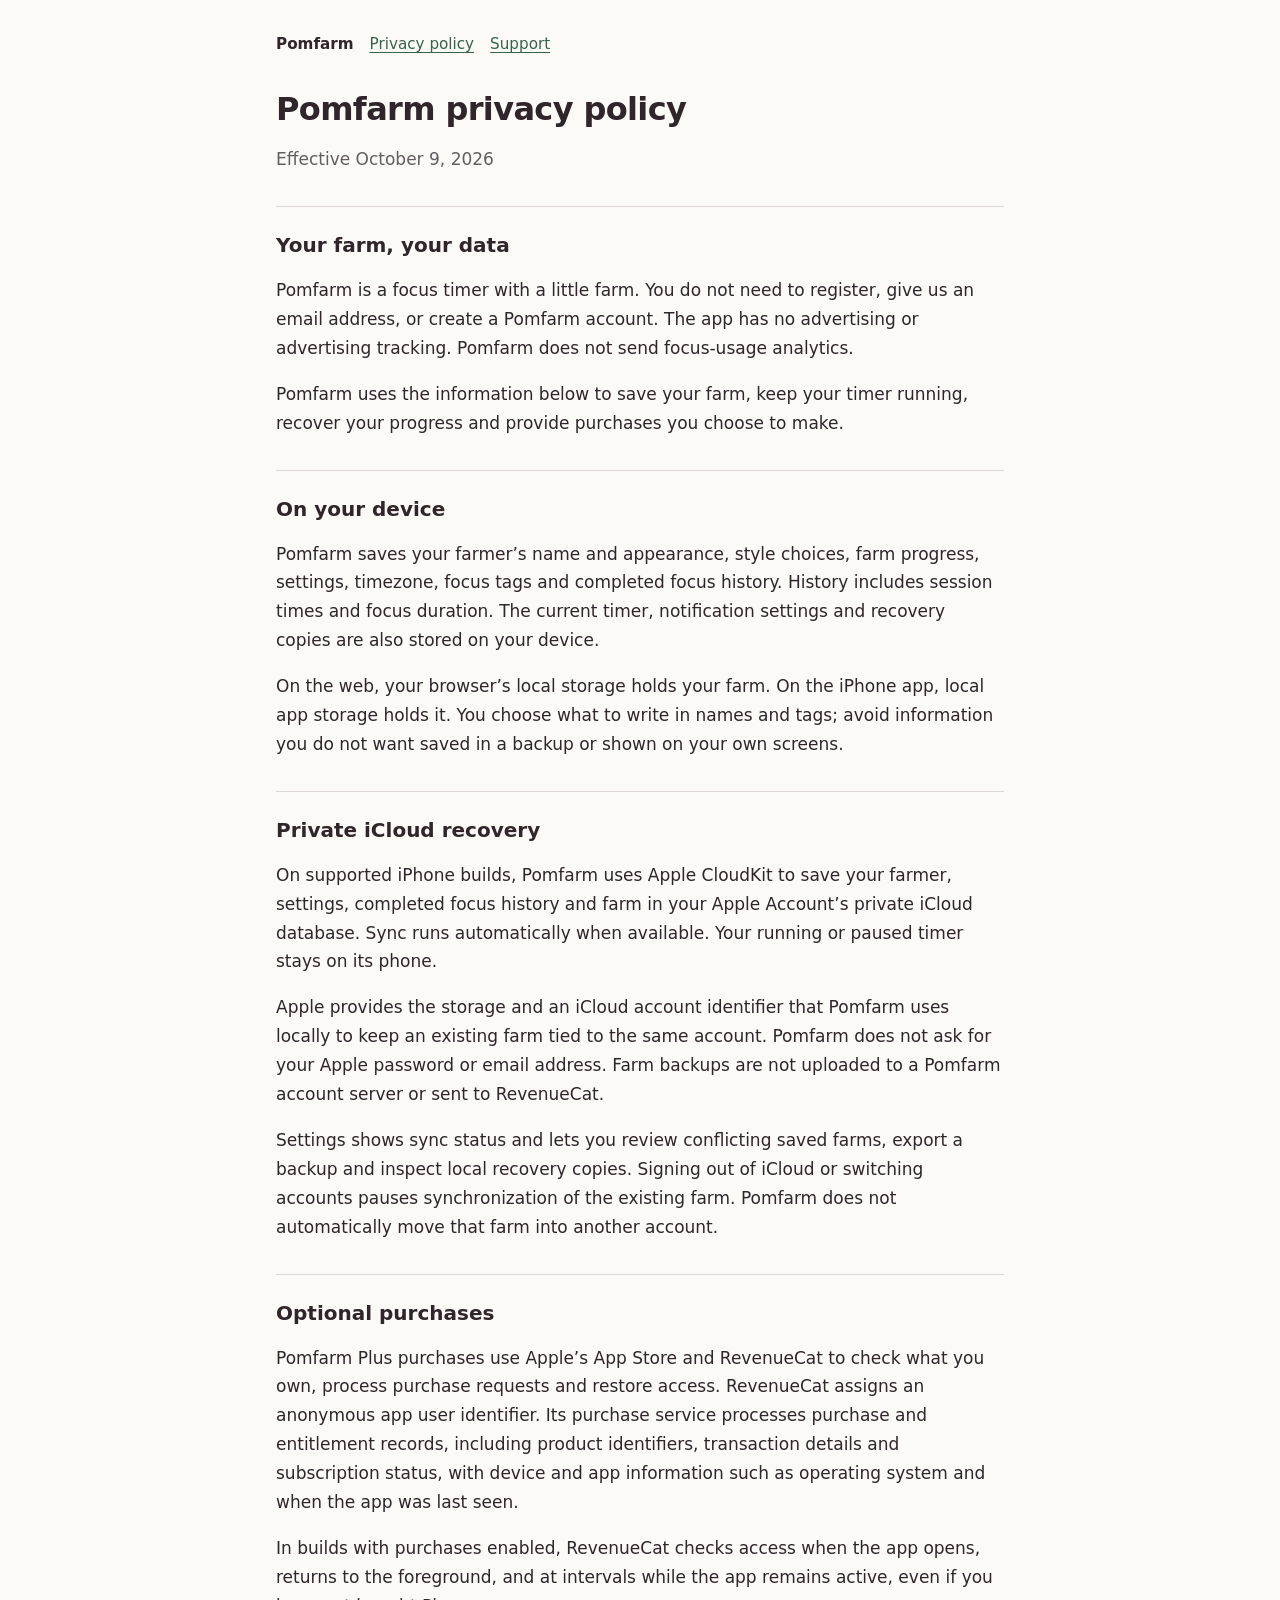
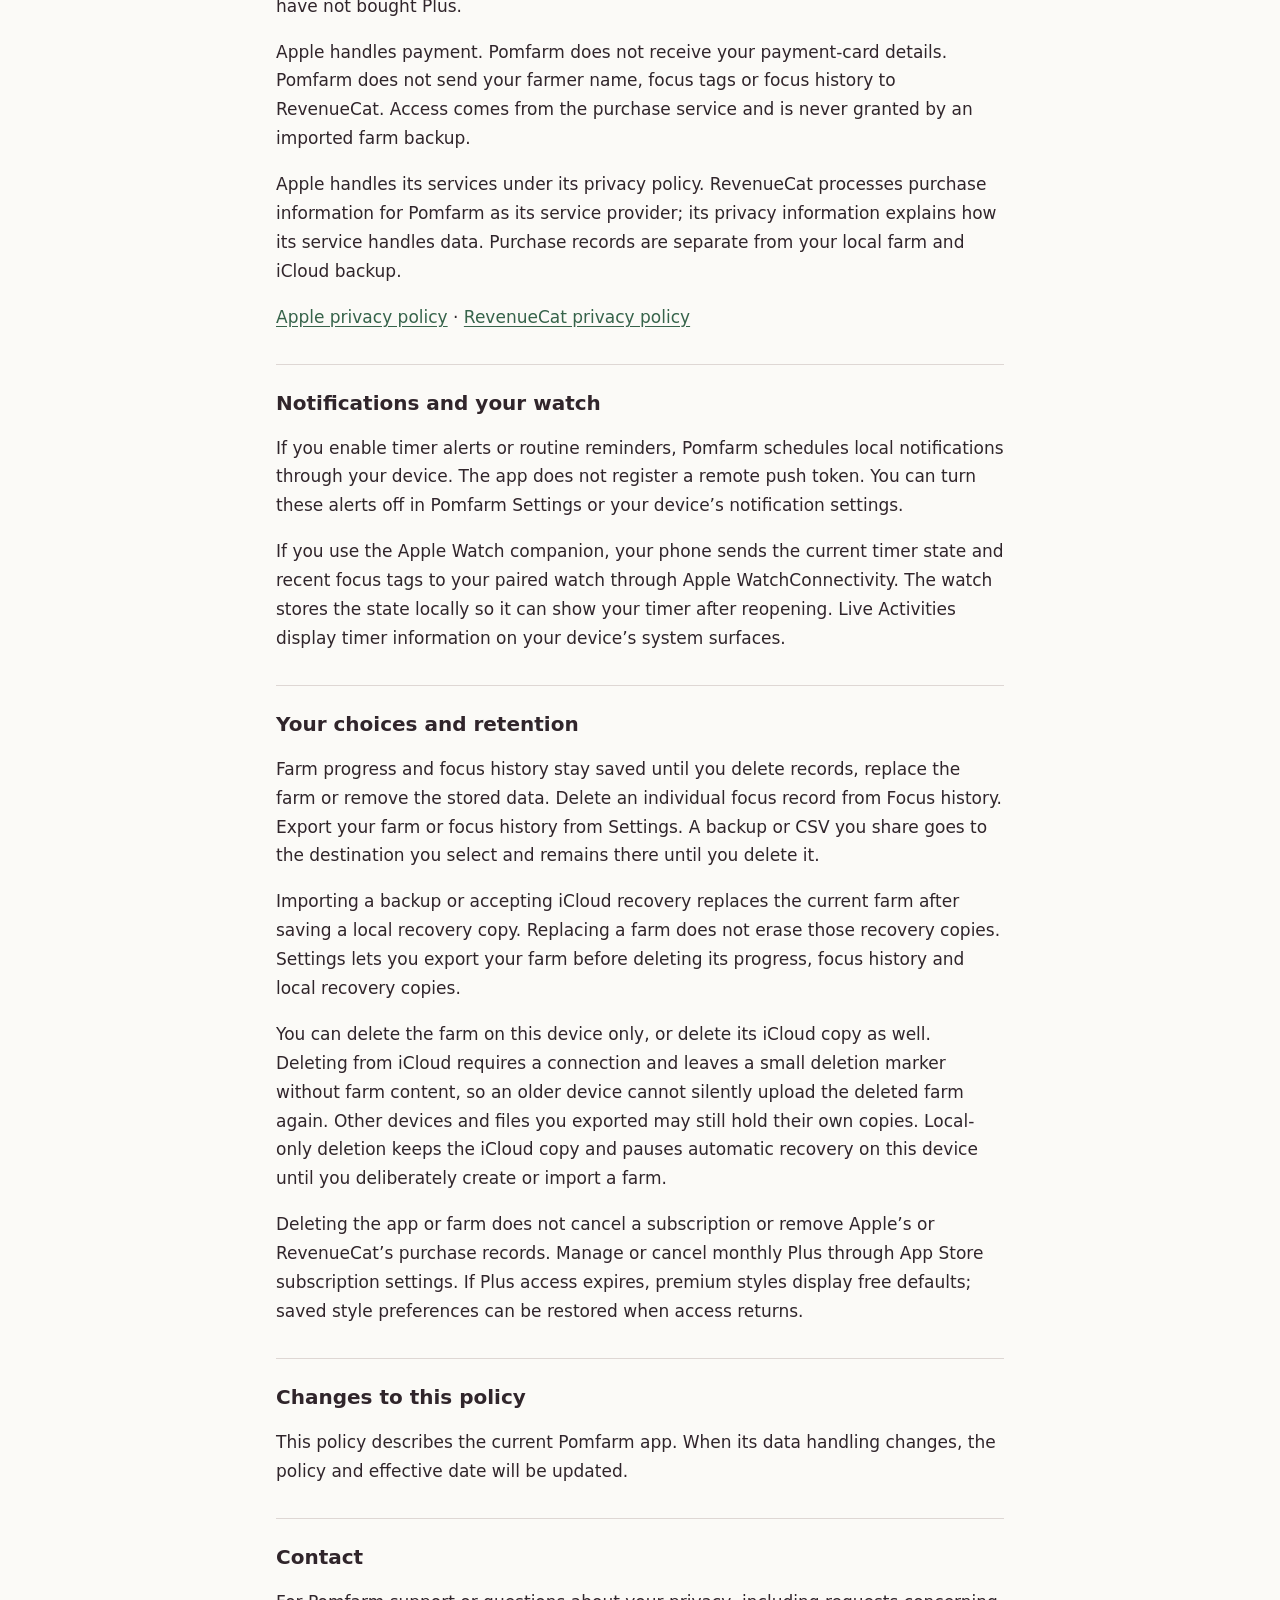
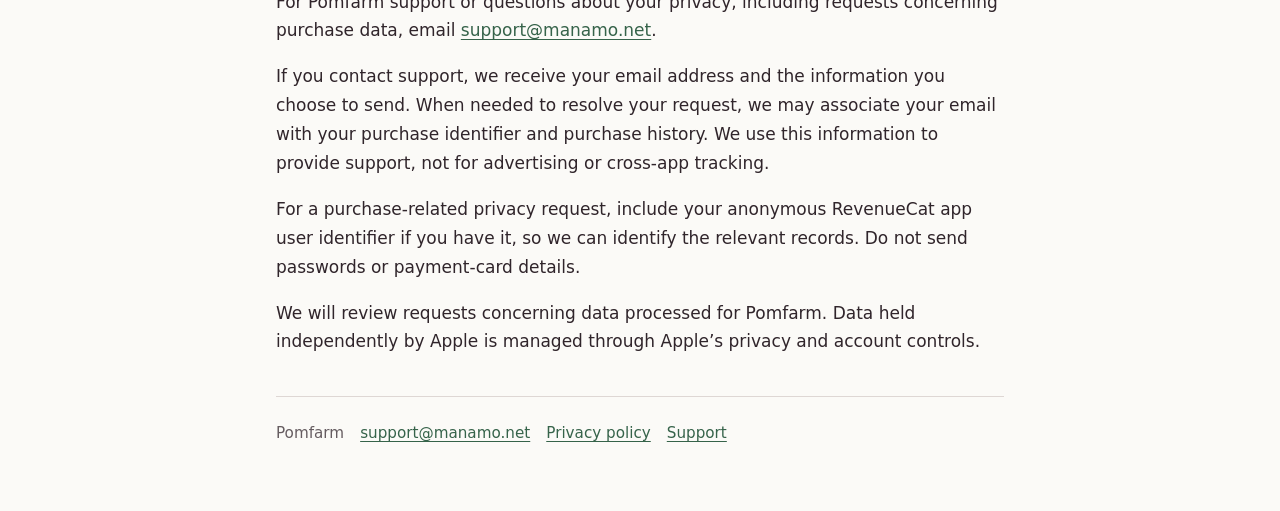
<file: pomfarm/privacy.html>
<!doctype html>
<html lang="en">
<head>
<meta charset="utf-8">
<meta name="viewport" content="width=device-width, initial-scale=1">
<meta name="description" content="How Pomfarm stores your farm, handles private iCloud recovery and processes optional purchases.">
<title>Privacy policy — Pomfarm</title>
<style>
:root { color-scheme: light dark; --bg:#fbfaf7; --ink:#30252b; --muted:#655c60; --line:#ded7d4; --link:#36634a; }
@media (prefers-color-scheme:dark) { :root { --bg:#211b1e; --ink:#f4ece9; --muted:#c9bdbf; --line:#57474d; --link:#b4dfbe; } }
* { box-sizing:border-box; }
body { margin:0; background:var(--bg); color:var(--ink); font:17px/1.7 system-ui,-apple-system,BlinkMacSystemFont,"Segoe UI",sans-serif; -webkit-text-size-adjust:100%; }
main { width:min(100%,48rem); margin:0 auto; padding:2rem 1.25rem 4rem; }
nav,footer { display:flex; flex-wrap:wrap; gap:.5rem 1rem; font-size:.95rem; }
nav { margin-bottom:2rem; }
h1 { font-size:2rem; line-height:1.2; margin:0 0 .6rem; letter-spacing:-.02em; }
h2 { font-size:1.25rem; line-height:1.4; border-top:1px solid var(--line); padding-top:1.5rem; margin-top:2rem; }
h3 { font-size:1.1rem; margin-top:1.7rem; }
p,li { overflow-wrap:anywhere; }
a { color:var(--link); text-underline-offset:.2em; }
a:focus-visible { outline:3px solid var(--link); outline-offset:4px; }
.updated { color:var(--muted); margin-bottom:2rem; }
footer { border-top:1px solid var(--line); padding-top:1.5rem; margin-top:2.5rem; color:var(--muted); }
@media (max-width:360px) { main { padding:1.5rem 1rem 3rem; } h1 { font-size:1.75rem; } }
</style>
</head>
<body>
<main>
<nav aria-label="Pomfarm information"><strong>Pomfarm</strong><a href="privacy.html">Privacy policy</a><a href="support.html">Support</a></nav>
<h1>Pomfarm privacy policy</h1>
<p class="updated">Effective October 9, 2026</p>
<section aria-labelledby="section-1"><h2 id="section-1">Your farm, your data</h2>
<p>Pomfarm is a focus timer with a little farm. You do not need to register, give us an email address, or create a Pomfarm account. The app has no advertising or advertising tracking. Pomfarm does not send focus-usage analytics.</p>
<p>Pomfarm uses the information below to save your farm, keep your timer running, recover your progress and provide purchases you choose to make.</p></section>
<section aria-labelledby="section-2"><h2 id="section-2">On your device</h2>
<p>Pomfarm saves your farmer’s name and appearance, style choices, farm progress, settings, timezone, focus tags and completed focus history. History includes session times and focus duration. The current timer, notification settings and recovery copies are also stored on your device.</p>
<p>On the web, your browser’s local storage holds your farm. On the iPhone app, local app storage holds it. You choose what to write in names and tags; avoid information you do not want saved in a backup or shown on your own screens.</p></section>
<section aria-labelledby="section-3"><h2 id="section-3">Private iCloud recovery</h2>
<p>On supported iPhone builds, Pomfarm uses Apple CloudKit to save your farmer, settings, completed focus history and farm in your Apple Account’s private iCloud database. Sync runs automatically when available. Your running or paused timer stays on its phone.</p>
<p>Apple provides the storage and an iCloud account identifier that Pomfarm uses locally to keep an existing farm tied to the same account. Pomfarm does not ask for your Apple password or email address. Farm backups are not uploaded to a Pomfarm account server or sent to RevenueCat.</p>
<p>Settings shows sync status and lets you review conflicting saved farms, export a backup and inspect local recovery copies. Signing out of iCloud or switching accounts pauses synchronization of the existing farm. Pomfarm does not automatically move that farm into another account.</p></section>
<section aria-labelledby="section-4"><h2 id="section-4">Optional purchases</h2>
<p>Pomfarm Plus purchases use Apple’s App Store and RevenueCat to check what you own, process purchase requests and restore access. RevenueCat assigns an anonymous app user identifier. Its purchase service processes purchase and entitlement records, including product identifiers, transaction details and subscription status, with device and app information such as operating system and when the app was last seen.</p>
<p>In builds with purchases enabled, RevenueCat checks access when the app opens, returns to the foreground, and at intervals while the app remains active, even if you have not bought Plus.</p>
<p>Apple handles payment. Pomfarm does not receive your payment-card details. Pomfarm does not send your farmer name, focus tags or focus history to RevenueCat. Access comes from the purchase service and is never granted by an imported farm backup.</p>
<p>Apple handles its services under its privacy policy. RevenueCat processes purchase information for Pomfarm as its service provider; its privacy information explains how its service handles data. Purchase records are separate from your local farm and iCloud backup.</p>
<p><a href="https://www.apple.com/legal/privacy/">Apple privacy policy</a> · <a href="https://www.revenuecat.com/privacy/">RevenueCat privacy policy</a></p></section>
<section aria-labelledby="section-5"><h2 id="section-5">Notifications and your watch</h2>
<p>If you enable timer alerts or routine reminders, Pomfarm schedules local notifications through your device. The app does not register a remote push token. You can turn these alerts off in Pomfarm Settings or your device’s notification settings.</p>
<p>If you use the Apple Watch companion, your phone sends the current timer state and recent focus tags to your paired watch through Apple WatchConnectivity. The watch stores the state locally so it can show your timer after reopening. Live Activities display timer information on your device’s system surfaces.</p></section>
<section aria-labelledby="section-6"><h2 id="section-6">Your choices and retention</h2>
<p>Farm progress and focus history stay saved until you delete records, replace the farm or remove the stored data. Delete an individual focus record from Focus history. Export your farm or focus history from Settings. A backup or CSV you share goes to the destination you select and remains there until you delete it.</p>
<p>Importing a backup or accepting iCloud recovery replaces the current farm after saving a local recovery copy. Replacing a farm does not erase those recovery copies. Settings lets you export your farm before deleting its progress, focus history and local recovery copies.</p>
<p>You can delete the farm on this device only, or delete its iCloud copy as well. Deleting from iCloud requires a connection and leaves a small deletion marker without farm content, so an older device cannot silently upload the deleted farm again. Other devices and files you exported may still hold their own copies. Local-only deletion keeps the iCloud copy and pauses automatic recovery on this device until you deliberately create or import a farm.</p>
<p>Deleting the app or farm does not cancel a subscription or remove Apple’s or RevenueCat’s purchase records. Manage or cancel monthly Plus through App Store subscription settings. If Plus access expires, premium styles display free defaults; saved style preferences can be restored when access returns.</p></section>
<section aria-labelledby="section-7"><h2 id="section-7">Changes to this policy</h2>
<p>This policy describes the current Pomfarm app. When its data handling changes, the policy and effective date will be updated.</p></section>
<section aria-labelledby="section-8"><h2 id="section-8">Contact</h2>
<p>For Pomfarm support or questions about your privacy, including requests concerning purchase data, email <a href="mailto:support@manamo.net">support@manamo.net</a>.</p>
<p>If you contact support, we receive your email address and the information you choose to send. When needed to resolve your request, we may associate your email with your purchase identifier and purchase history. We use this information to provide support, not for advertising or cross-app tracking.</p>
<p>For a purchase-related privacy request, include your anonymous RevenueCat app user identifier if you have it, so we can identify the relevant records. Do not send passwords or payment-card details.</p>
<p>We will review requests concerning data processed for Pomfarm. Data held independently by Apple is managed through Apple’s privacy and account controls.</p></section>
<footer><span>Pomfarm</span><a href="mailto:support@manamo.net">support@manamo.net</a><a href="privacy.html">Privacy policy</a><a href="support.html">Support</a></footer>
</main>
</body>
</html>
</file>
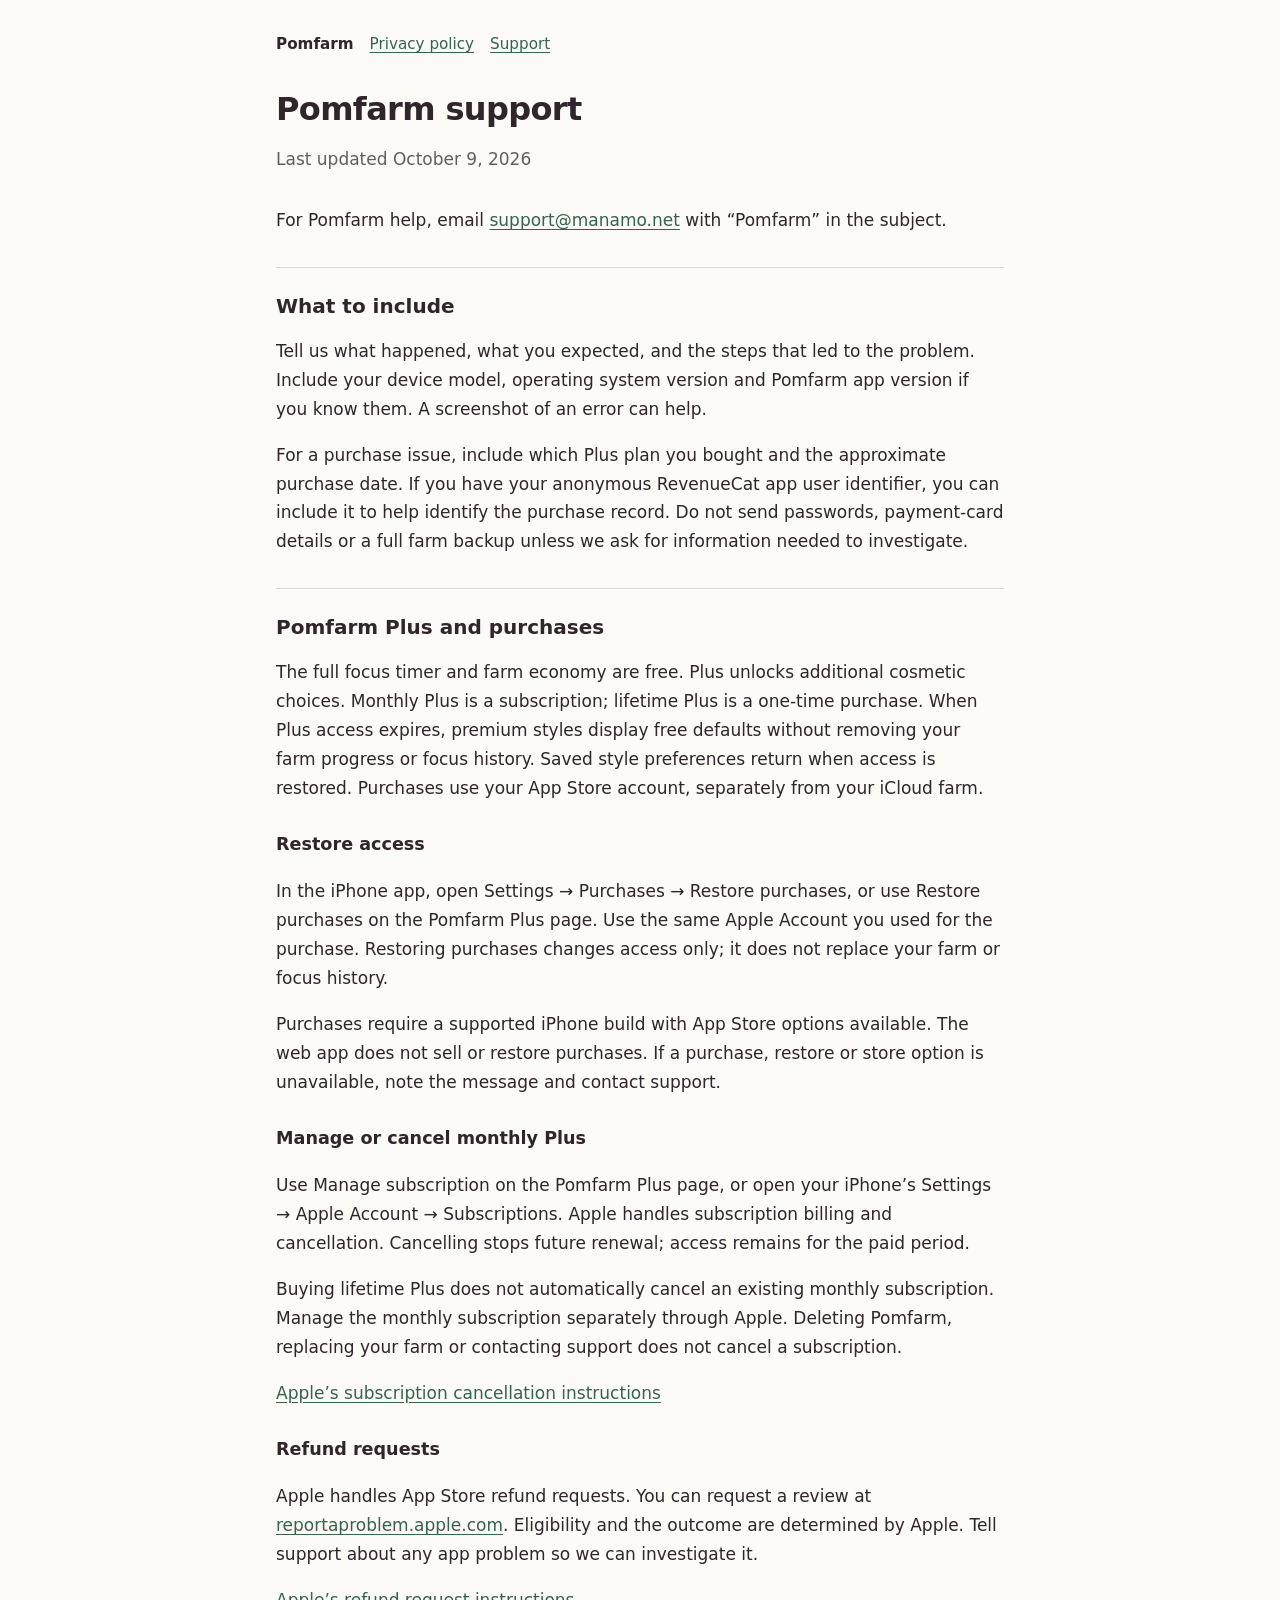
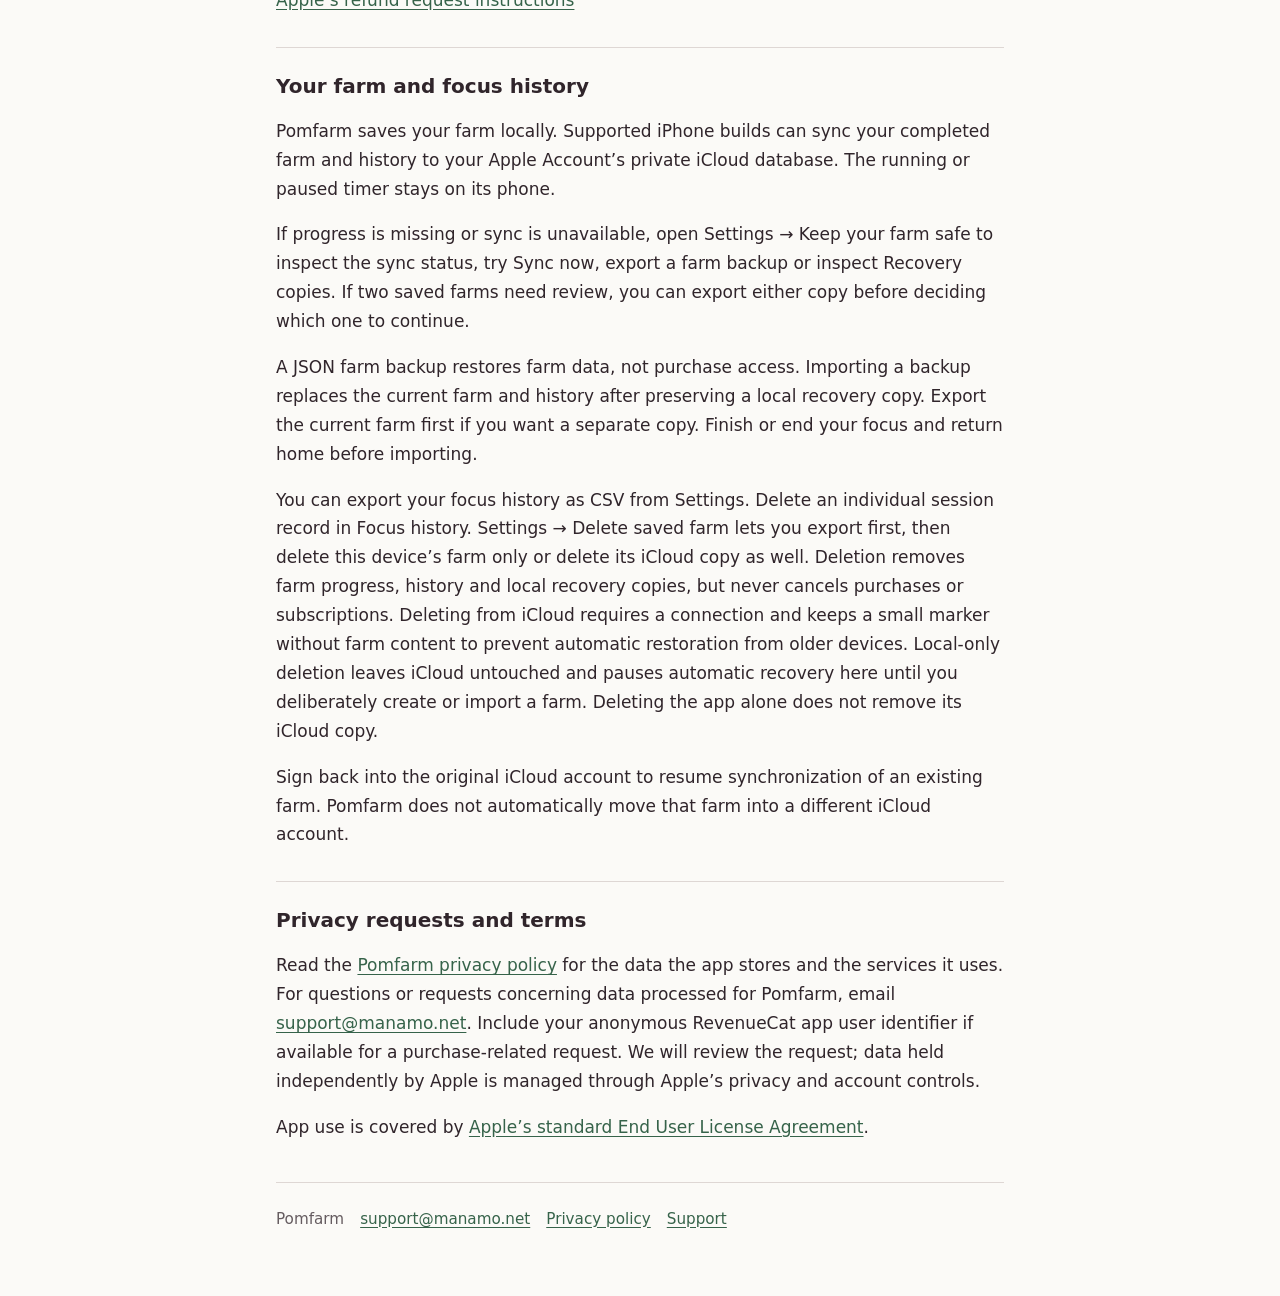
<file: pomfarm/support.html>
<!doctype html>
<html lang="en">
<head>
<meta charset="utf-8">
<meta name="viewport" content="width=device-width, initial-scale=1">
<meta name="description" content="Contact Pomfarm support for help with your farm, focus history, purchases or privacy requests.">
<title>Support — Pomfarm</title>
<style>
:root { color-scheme: light dark; --bg:#fbfaf7; --ink:#30252b; --muted:#655c60; --line:#ded7d4; --link:#36634a; }
@media (prefers-color-scheme:dark) { :root { --bg:#211b1e; --ink:#f4ece9; --muted:#c9bdbf; --line:#57474d; --link:#b4dfbe; } }
* { box-sizing:border-box; }
body { margin:0; background:var(--bg); color:var(--ink); font:17px/1.7 system-ui,-apple-system,BlinkMacSystemFont,"Segoe UI",sans-serif; -webkit-text-size-adjust:100%; }
main { width:min(100%,48rem); margin:0 auto; padding:2rem 1.25rem 4rem; }
nav,footer { display:flex; flex-wrap:wrap; gap:.5rem 1rem; font-size:.95rem; }
nav { margin-bottom:2rem; }
h1 { font-size:2rem; line-height:1.2; margin:0 0 .6rem; letter-spacing:-.02em; }
h2 { font-size:1.25rem; line-height:1.4; border-top:1px solid var(--line); padding-top:1.5rem; margin-top:2rem; }
h3 { font-size:1.1rem; margin-top:1.7rem; }
p,li { overflow-wrap:anywhere; }
a { color:var(--link); text-underline-offset:.2em; }
a:focus-visible { outline:3px solid var(--link); outline-offset:4px; }
.updated { color:var(--muted); margin-bottom:2rem; }
footer { border-top:1px solid var(--line); padding-top:1.5rem; margin-top:2.5rem; color:var(--muted); }
@media (max-width:360px) { main { padding:1.5rem 1rem 3rem; } h1 { font-size:1.75rem; } }
</style>
</head>
<body>
<main>
<nav aria-label="Pomfarm information"><strong>Pomfarm</strong><a href="privacy.html">Privacy policy</a><a href="support.html">Support</a></nav>
<h1>Pomfarm support</h1>
<p class="updated">Last updated October 9, 2026</p>
<p>For Pomfarm help, email <a href="mailto:support@manamo.net">support@manamo.net</a> with “Pomfarm” in the subject.</p>
<section aria-labelledby="contact"><h2 id="contact">What to include</h2>
<p>Tell us what happened, what you expected, and the steps that led to the problem. Include your device model, operating system version and Pomfarm app version if you know them. A screenshot of an error can help.</p>
<p>For a purchase issue, include which Plus plan you bought and the approximate purchase date. If you have your anonymous RevenueCat app user identifier, you can include it to help identify the purchase record. Do not send passwords, payment-card details or a full farm backup unless we ask for information needed to investigate.</p></section>
<section aria-labelledby="purchases"><h2 id="purchases">Pomfarm Plus and purchases</h2>
<p>The full focus timer and farm economy are free. Plus unlocks additional cosmetic choices. Monthly Plus is a subscription; lifetime Plus is a one-time purchase. When Plus access expires, premium styles display free defaults without removing your farm progress or focus history. Saved style preferences return when access is restored. Purchases use your App Store account, separately from your iCloud farm.</p>
<h3>Restore access</h3>
<p>In the iPhone app, open Settings → Purchases → Restore purchases, or use Restore purchases on the Pomfarm Plus page. Use the same Apple Account you used for the purchase. Restoring purchases changes access only; it does not replace your farm or focus history.</p>
<p>Purchases require a supported iPhone build with App Store options available. The web app does not sell or restore purchases. If a purchase, restore or store option is unavailable, note the message and contact support.</p>
<h3>Manage or cancel monthly Plus</h3>
<p>Use Manage subscription on the Pomfarm Plus page, or open your iPhone’s Settings → Apple Account → Subscriptions. Apple handles subscription billing and cancellation. Cancelling stops future renewal; access remains for the paid period.</p>
<p>Buying lifetime Plus does not automatically cancel an existing monthly subscription. Manage the monthly subscription separately through Apple. Deleting Pomfarm, replacing your farm or contacting support does not cancel a subscription.</p>
<p><a href="https://support.apple.com/en-us/118428">Apple’s subscription cancellation instructions</a></p>
<h3>Refund requests</h3>
<p>Apple handles App Store refund requests. You can request a review at <a href="https://reportaproblem.apple.com/">reportaproblem.apple.com</a>. Eligibility and the outcome are determined by Apple. Tell support about any app problem so we can investigate it.</p>
<p><a href="https://support.apple.com/en-us/118223">Apple’s refund request instructions</a></p></section>
<section aria-labelledby="farm"><h2 id="farm">Your farm and focus history</h2>
<p>Pomfarm saves your farm locally. Supported iPhone builds can sync your completed farm and history to your Apple Account’s private iCloud database. The running or paused timer stays on its phone.</p>
<p>If progress is missing or sync is unavailable, open Settings → Keep your farm safe to inspect the sync status, try Sync now, export a farm backup or inspect Recovery copies. If two saved farms need review, you can export either copy before deciding which one to continue.</p>
<p>A JSON farm backup restores farm data, not purchase access. Importing a backup replaces the current farm and history after preserving a local recovery copy. Export the current farm first if you want a separate copy. Finish or end your focus and return home before importing.</p>
<p>You can export your focus history as CSV from Settings. Delete an individual session record in Focus history. Settings → Delete saved farm lets you export first, then delete this device’s farm only or delete its iCloud copy as well. Deletion removes farm progress, history and local recovery copies, but never cancels purchases or subscriptions. Deleting from iCloud requires a connection and keeps a small marker without farm content to prevent automatic restoration from older devices. Local-only deletion leaves iCloud untouched and pauses automatic recovery here until you deliberately create or import a farm. Deleting the app alone does not remove its iCloud copy.</p>
<p>Sign back into the original iCloud account to resume synchronization of an existing farm. Pomfarm does not automatically move that farm into a different iCloud account.</p></section>
<section aria-labelledby="privacy"><h2 id="privacy">Privacy requests and terms</h2>
<p>Read the <a href="privacy.html">Pomfarm privacy policy</a> for the data the app stores and the services it uses. For questions or requests concerning data processed for Pomfarm, email <a href="mailto:support@manamo.net">support@manamo.net</a>. Include your anonymous RevenueCat app user identifier if available for a purchase-related request. We will review the request; data held independently by Apple is managed through Apple’s privacy and account controls.</p>
<p>App use is covered by <a href="https://www.apple.com/legal/internet-services/itunes/dev/stdeula/">Apple’s standard End User License Agreement</a>.</p></section>
<footer><span>Pomfarm</span><a href="mailto:support@manamo.net">support@manamo.net</a><a href="privacy.html">Privacy policy</a><a href="support.html">Support</a></footer>
</main>
</body>
</html>
</file>
<file: style.css>
:root {
    color-scheme: light dark;
    --bg: #fbfaf7;
    --surface: #ffffff;
    --text: #22201c;
    --muted: #5f5a52;
    --border: #e4e0d8;
    --accent: #4a6b57;
  }
  @media (prefers-color-scheme: dark) {
    :root {
      --bg: #16150f;
      --surface: #1d1c16;
      --text: #ece8df;
      --muted: #a5a094;
      --border: #33312a;
      --accent: #8fb69c;
    }
  }
  * { box-sizing: border-box; }
  body {
    margin: 0;
    padding: 3rem 1.25rem 5rem;
    background: var(--bg);
    color: var(--text);
    font: 16px/1.65 -apple-system, BlinkMacSystemFont, "Segoe UI", Roboto, Helvetica, Arial, sans-serif;
    -webkit-text-size-adjust: 100%;
  }
  main { max-width: 46rem; margin: 0 auto; }
  h1 { font-size: 1.9rem; line-height: 1.2; margin: 0 0 .4rem; letter-spacing: -.02em; }
  h2 {
    font-size: 1.2rem; margin: 2.75rem 0 .75rem; letter-spacing: -.01em;
    padding-top: 1.5rem; border-top: 1px solid var(--border);
  }
  h3 { font-size: 1rem; margin: 1.75rem 0 .5rem; color: var(--accent); }
  p, li { color: var(--text); }
  .lede { color: var(--muted); margin: 0 0 .25rem; }
  .updated { color: var(--muted); font-size: .875rem; margin: 0 0 2rem; }
  ul { padding-left: 1.25rem; }
  li { margin: .4rem 0; }
  a { color: var(--accent); }
  code {
    font-family: ui-monospace, SFMono-Regular, Menlo, monospace;
    font-size: .875em; background: var(--surface);
    border: 1px solid var(--border); border-radius: 4px; padding: .1em .35em;
  }
  .table-wrap { overflow-x: auto; margin: 1rem 0; }
  table { border-collapse: collapse; width: 100%; min-width: 34rem; font-size: .9375rem; }
  th, td { text-align: left; padding: .6rem .75rem; border-bottom: 1px solid var(--border); vertical-align: top; }
  th { font-weight: 600; color: var(--muted); font-size: .8125rem; text-transform: uppercase; letter-spacing: .04em; }
  .note {
    background: var(--surface); border: 1px solid var(--border);
    border-left: 3px solid var(--accent); border-radius: 6px;
    padding: .9rem 1.1rem; margin: 1.25rem 0;
  }
  .note p { margin: 0; }
  footer { margin-top: 3.5rem; padding-top: 1.25rem; border-top: 1px solid var(--border); color: var(--muted); font-size: .875rem; }
</file>
